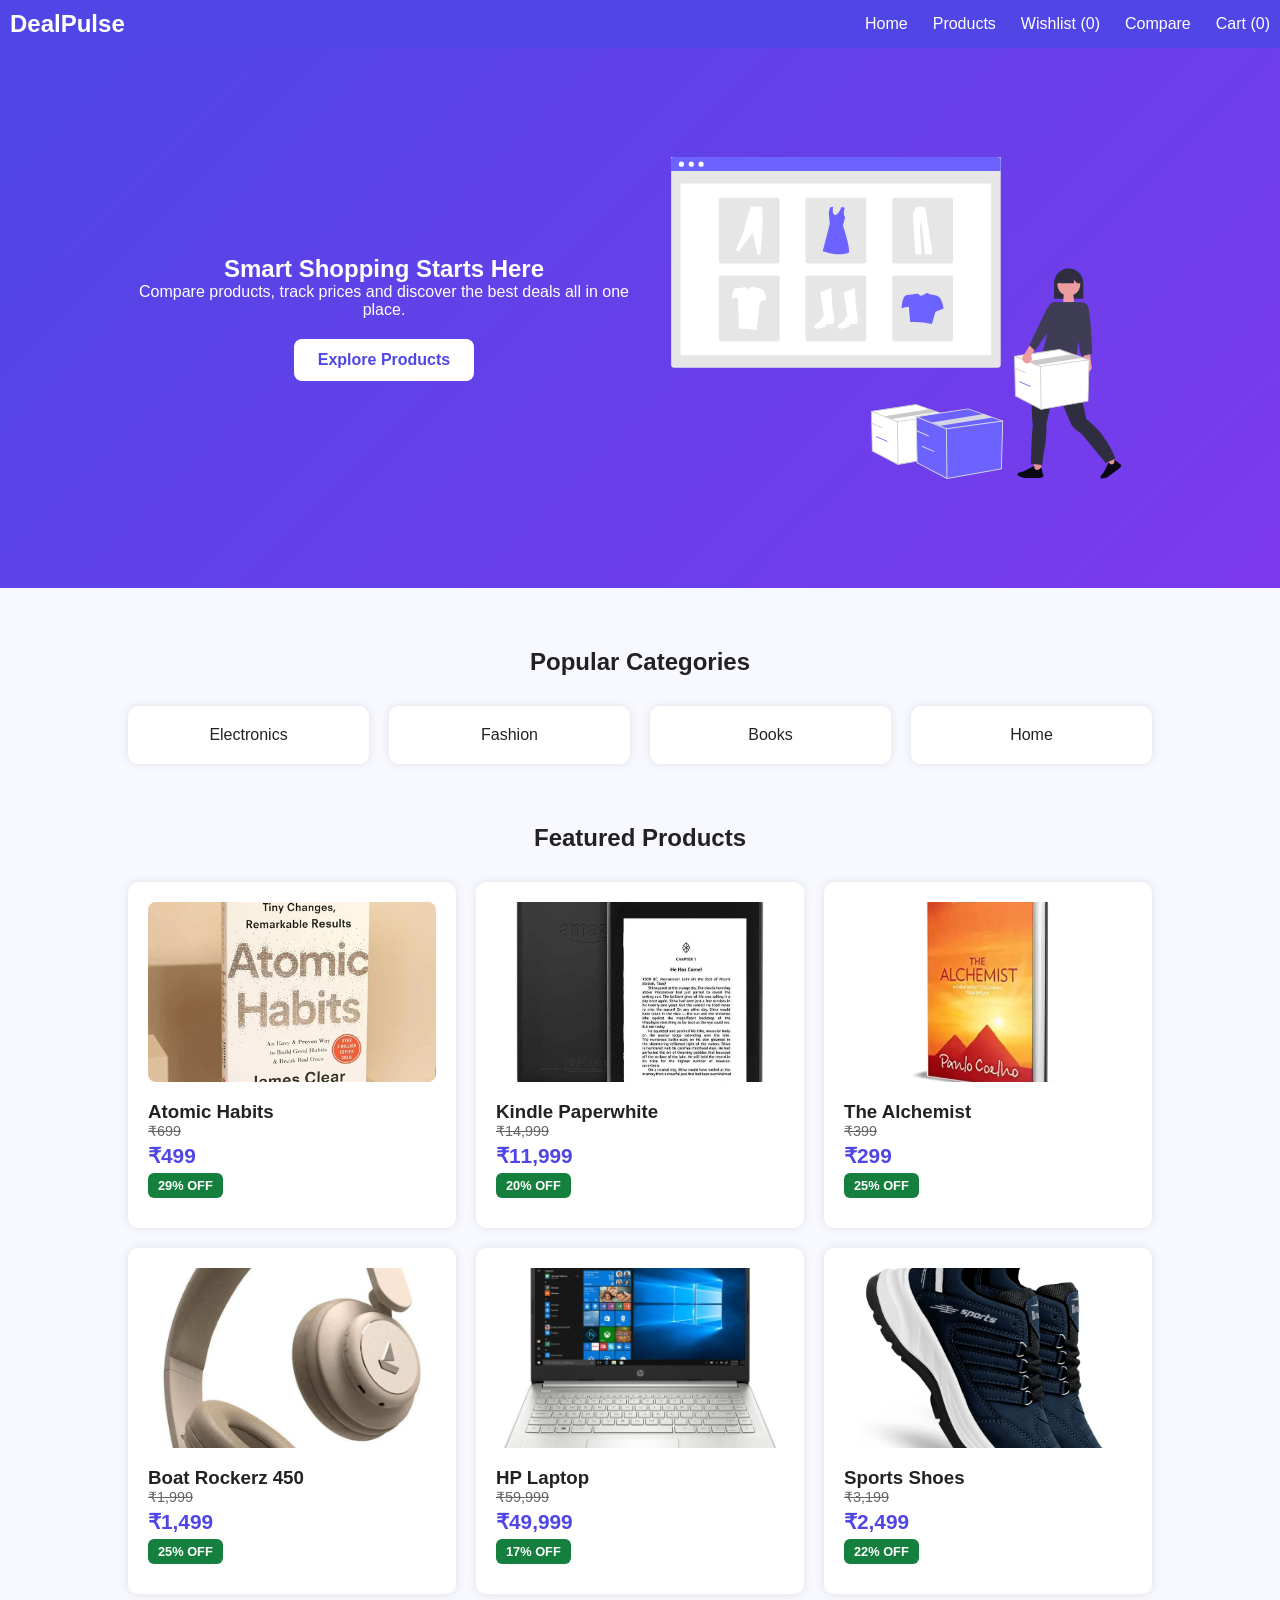
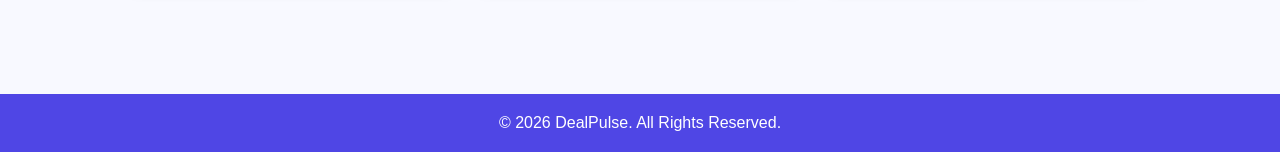
<file: dealpulse/index.html>
<!DOCTYPE html>
<html lang="en">
<head>
    <meta charset="UTF-8">
    <meta name="viewport" content="width=device-width, initial-scale=1.0">
    <meta
    name="description"
    content="DealPulse helps users compare products, track prices, manage wishlists and find the best deals online."
>
    <title>DealPulse | Smart Product Comparison Platform</title>
    <link rel="stylesheet" href="css/style.css">
</head>
<body>

    <!-- Navbar -->
    <header>
        <nav>
            <div class="logo">DealPulse</div>

            <ul>
                <li><a href="index.html">Home</a></li>
                <li><a href="products.html">Products</a></li>
                <li><a href="wishlist.html" id="wishlistLink">Wishlist</a></li>
                <li><a href="compare.html">Compare</a></li>
                <li><a href="cart.html" id="cartLink">Cart</a></li>
                
            </ul>
        </nav>
    </header>

    <!-- Hero Section -->
    <section class="hero">
        <div class="hero-content">
            <h1>Smart Shopping Starts Here</h1>
            <p>
                Compare products, track prices and discover
                the best deals all in one place.
            </p>

            <a href="products.html" class="btn">
                Explore Products
            </a>
        </div>
        <div class="hero-image">
            <img src="assets/images/shopping.svg" alt="Shopping Illustration">
        </div>
    </section>

    <!-- Categories-->
    <section class="categories">
        <h2>Popular Categories</h2>

        <div class="category-container">
            <div
    class="category-card" onclick="
localStorage.setItem(
'selectedCategories',
JSON.stringify(['Electronics'])
);
window.location.href='products.html';
"
>
    Electronics
</div>
            <div
    class="category-card" onclick="
localStorage.setItem(
'selectedCategories',
JSON.stringify(['Fashion'])
);
window.location.href='products.html';
"
>
    Fashion
</div>
            <div
    class="category-card" onclick="
localStorage.setItem(
'selectedCategories',
JSON.stringify(['Books'])
);
window.location.href='products.html';
"
>
    Books
</div>
            <div
    class="category-card" onclick="
localStorage.setItem(
'selectedCategories',
JSON.stringify(['Home'])
);
window.location.href='products.html';
">
    Home
</div>
        </div>
    </section>

    <!-- Featured Products -->
    <section class="featured-products">
        <h2>Featured Products</h2>

        <div class="product-container" id="featuredProducts">

           

        </div>
    </section>

    <!-- Footer -->
    <footer>
        <p>&copy; 2026 DealPulse. All Rights Reserved.</p>
    </footer>
    <script src="data/products.js"></script>
<script src="js/home.js"></script>
<script src="js/navbar.js"></script>
</body>
</html>
</file>
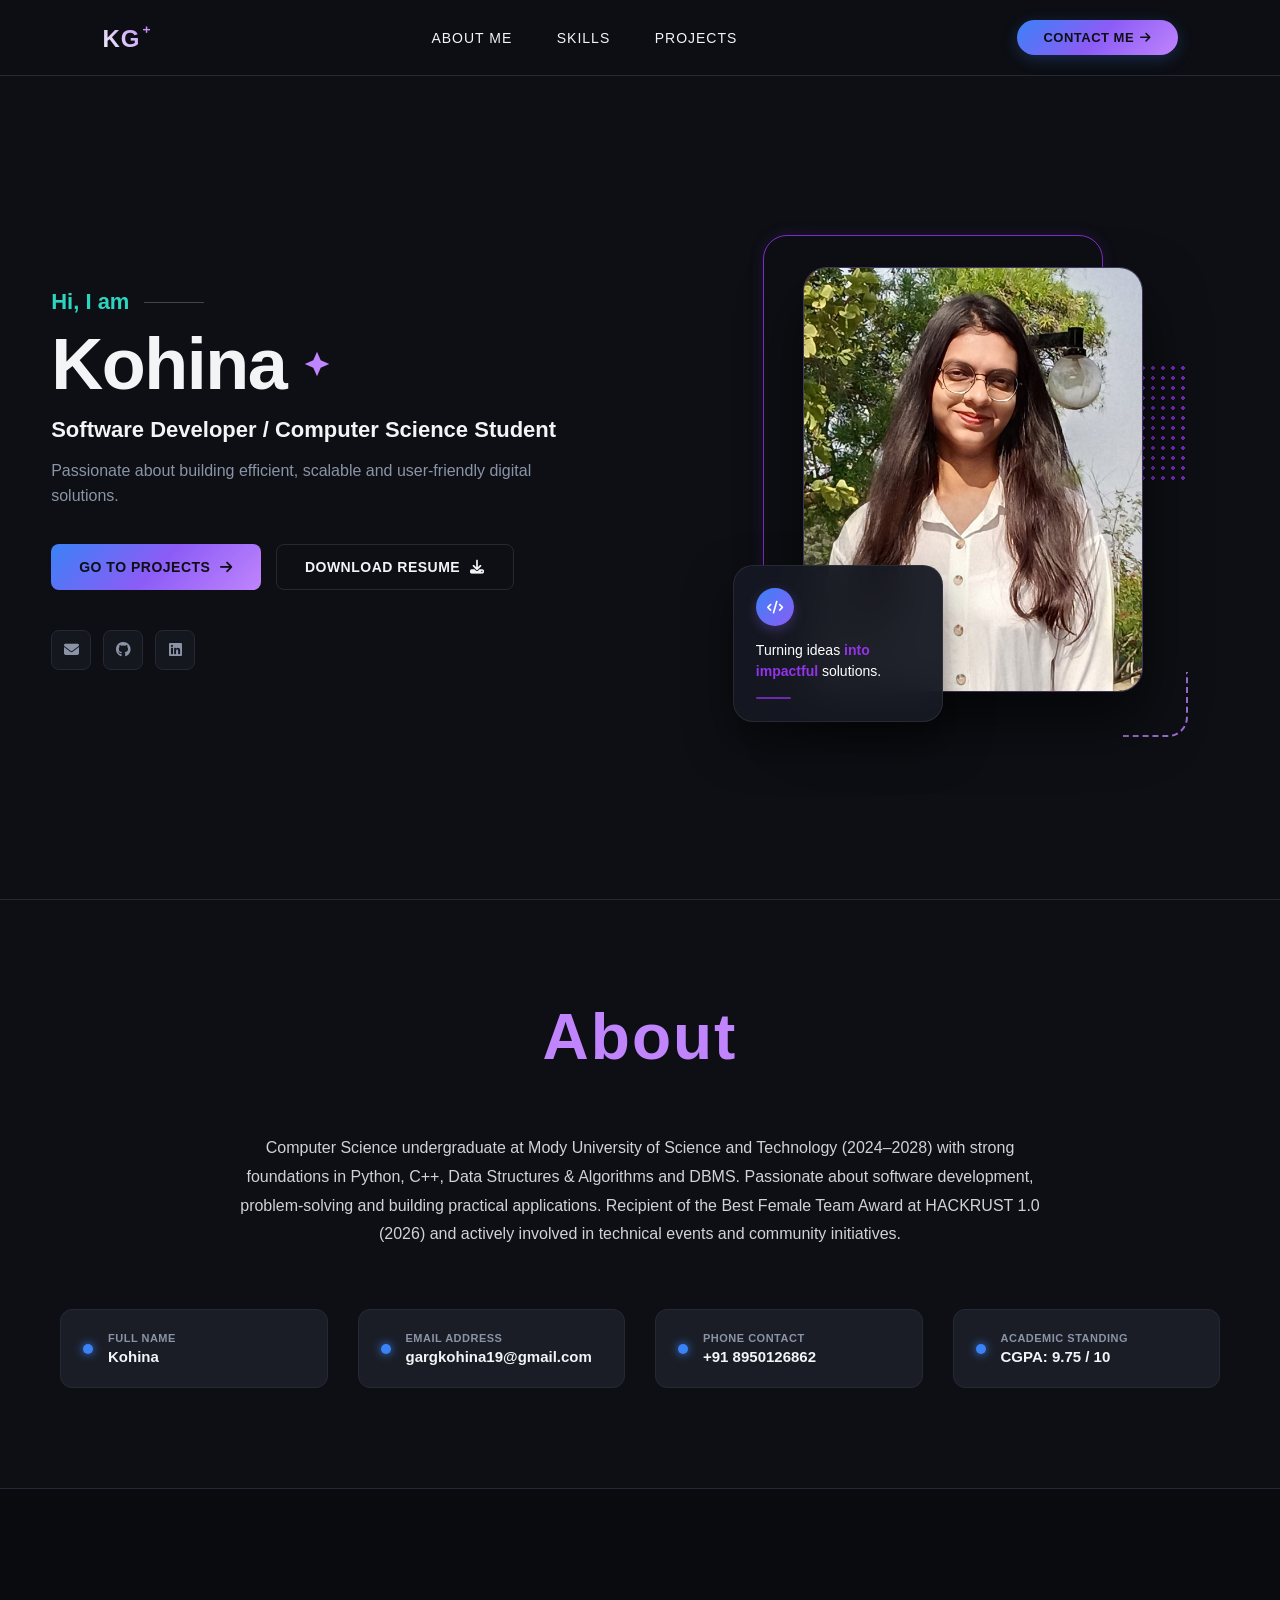
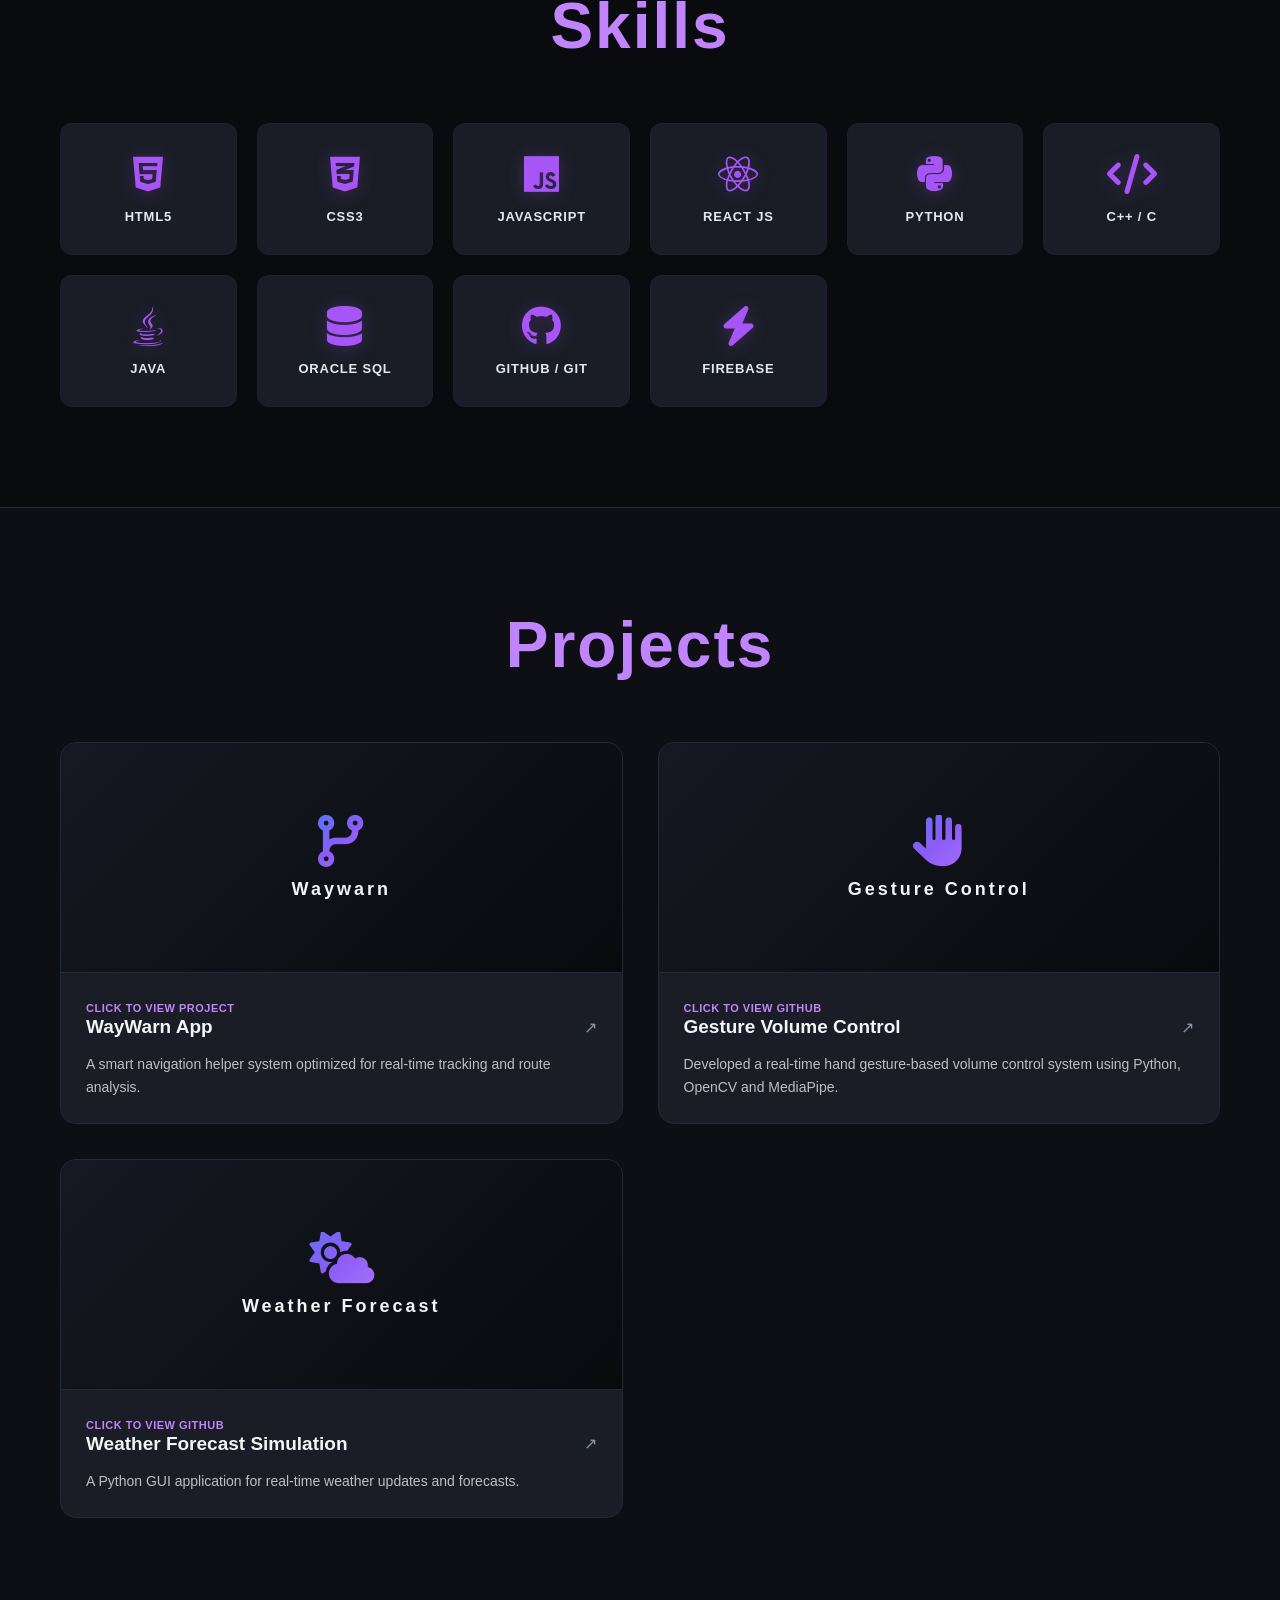
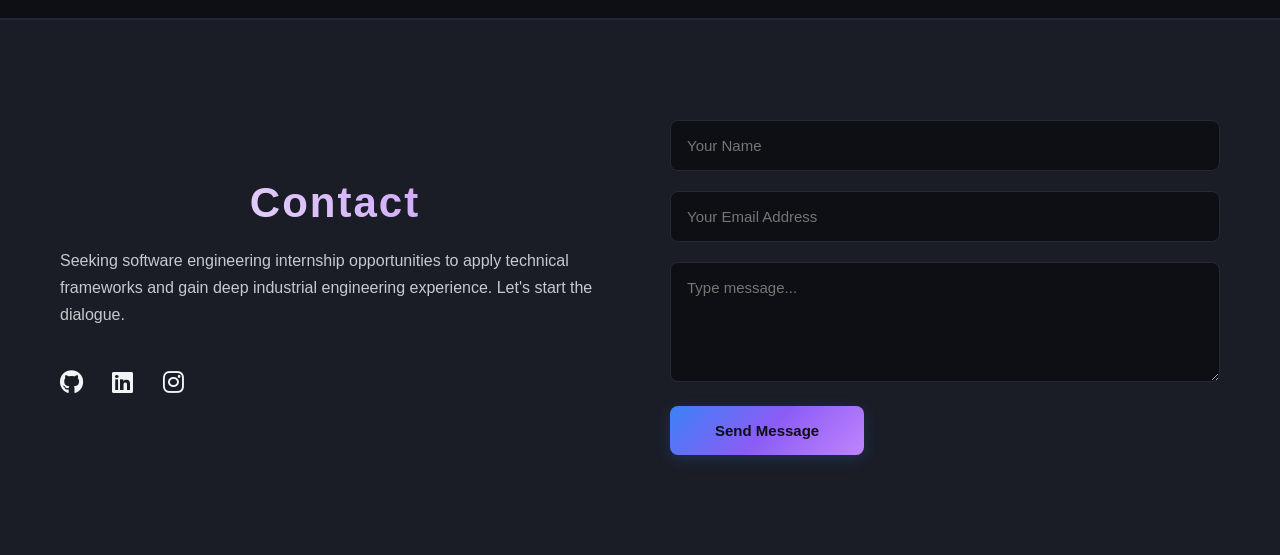
<file: personal-portfolio/index.html>
<!DOCTYPE html>
<html lang="en">
<head>
    <meta charset="UTF-8">
    <meta name="viewport" content="width=device-width, initial-scale=1.0">
    <title>Kohina | Personal Portfolio</title>
    <link rel="stylesheet" href="style.css">
    <link rel="stylesheet" href="https://cdnjs.cloudflare.com/ajax/libs/font-awesome/6.4.0/css/all.min.css">
</head>
<body id="top">

    <header class="navbar" >
        <a href="#top" class="logo">
    <span class="teal-text">K</span>G<span class="logo-star">⁺</span>
</a>
        <nav>
            <a href="#about" class="nav-link">About me</a>
            <a href="#skills" class="nav-link">Skills</a>
            <a href="#projects" class="nav-link">Projects</a>
        </nav>
        <a href="#contact" class="btn-contact-me">CONTACT ME <i class="fa-solid fa-arrow-right"></i></a>
    </header>

    <section id="hero" class="hero-section">
        <div class="hero-container">
            <div class="hero-left">
                <div class="hero-intro-box">
                    <div class="greeting-wrapper">
                        <p class="greeting">Hi, I am</p>
                        <span class="greeting-line"></span>
                    </div>
                    <h1 class="hero-name">
                        Kohina 
                        <svg class="sparkle-icon" viewBox="0 0 24 24" fill="none" xmlns="http://www.w3.org/2000/svg">
                            <path d="M12 2L14.8 8.4L21.2 11.2L14.8 14L12 20.4L9.2 14L2.8 11.2L9.2 8.4L12 2Z" fill="var(--accent-lavender)"/>
                        </svg>
                    </h1>
                    <p class="hero-title">Software Developer / Computer Science Student</p>
                    <p class="hero-description">Passionate about building efficient, scalable and user-friendly digital solutions.</p>
                    
                    <div class="hero-cta-group">
                        <a href="#projects" class="btn-primary">GO TO PROJECTS <i class="fa-solid fa-arrow-right"></i></a>
                        <a href="Kohina_Resume(overleaf).pdf" download="Kohina_Resume.pdf" class="btn-secondary">DOWNLOAD RESUME<i class="fa-solid fa-download"></i></a>
                    </div>

                    <div class="hero-socials-bottom">
                        <a href="mailto:gargkohina19@gmail.com" title="Email"><i class="fa-solid fa-envelope"></i></a>
                        <a href="https://github.com/Kohina19" target="_blank" title="GitHub"><i class="fa-brands fa-github"></i></a>
                        <a href="https://linkedin.com/in/kohina-435b71351" target="_blank" title="LinkedIn"><i class="fa-brands fa-linkedin"></i></a>
                    </div>
                </div>
            </div>

            <!-- Right Side: Frame Lines & Overlapping Floating Card -->
<div class="hero-right">
    <div class="hero-image-wrapper">
        <!-- Decorative Background Elements from image_9e93c5.jpg -->
        <div class="decor-frame-line"></div>
        <div class="decor-dots-pattern"></div>
        <div class="decor-dashed-corner"></div>

        <!-- Main Photo Frame -->
        <div class="image-frame-modern">
            <img src="Kohina.jpeg" alt="Kohina Portrait" class="hero-portrait">
        </div>
        
        <!-- Overlapping Floating Tech Card -->
        <div class="floating-tech-card">
            <div class="card-icon-circle">
                <i class="fa-solid fa-code"></i>
            </div>
            <div class="card-content">
                <p>Turning ideas <span class="purple-highlight">into impactful</span> solutions.</p>
            </div>
            <!-- The horizontal accent line inside the box -->
            <div class="card-accent-line"></div>
        </div>
    </div>
</div>
            </div>
        </div>
    </section>

    <section id="about" class="about-section">
        <div class="container">
            <h2 class="section-title text-center">About</h2>
            <p class="about-text">
                Computer Science undergraduate at Mody University of Science and Technology (2024–2028) with strong foundations in Python, C++, Data Structures & Algorithms and DBMS. Passionate about software development, problem-solving and building practical applications. Recipient of the Best Female Team Award at HACKRUST 1.0 (2026) and actively involved in technical events and community initiatives.
            </p>
            
            <div class="meta-anchors">
                <div class="anchor-item">
                    <span class="teal-dot"></span>
                    <div>
                        <h4>Full Name</h4>
                        <p>Kohina</p>
                    </div>
                </div>
                <div class="anchor-item">
                    <span class="teal-dot"></span>
                    <div>
                        <h4>Email Address</h4>
                        <p>gargkohina19@gmail.com</p>
                    </div>
                </div>
                <div class="anchor-item">
                    <span class="teal-dot"></span>
                    <div>
                        <h4>Phone Contact</h4>
                        <p>+91 8950126862</p>
                    </div>
                </div>
                <div class="anchor-item">
                    <span class="teal-dot"></span>
                    <div>
                        <h4>Academic Standing</h4>
                        <p>CGPA: 9.75 / 10</p>
                    </div>
                </div>
            </div>
        </div>
    </section>

    <section id="skills" class="skills-section">
        <div class="container">
            <h2 class="section-title text-center">Skills</h2>
            <div class="skills-grid">
                <div class="skill-card">
                    <i class="fa-brands fa-html5 skill-icon html-color"></i>
                    <p class="skill-name">HTML5</p>
                </div>
                <div class="skill-card">
                    <i class="fa-brands fa-css3-alt skill-icon css-color"></i>
                    <p class="skill-name">CSS3</p>
                </div>
                <div class="skill-card">
                    <i class="fa-brands fa-js skill-icon js-color"></i>
                    <p class="skill-name">JAVASCRIPT</p>
                </div>
                <div class="skill-card">
                    <i class="fa-brands fa-react skill-icon react-color"></i>
                    <p class="skill-name">REACT JS</p>
                </div>
                <div class="skill-card">
                    <i class="fa-brands fa-python skill-icon python-color"></i>
                    <p class="skill-name">PYTHON</p>
                </div>
                <div class="skill-card">
                    <i class="fa-solid fa-code skill-icon cpp-color"></i>
                    <p class="skill-name">C++ / C</p>
                </div>
                <div class="skill-card">
                    <i class="fa-brands fa-java skill-icon java-color"></i>
                    <p class="skill-name">JAVA</p>
                </div>
                <div class="skill-card">
                    <i class="fa-solid fa-database skill-icon db-color"></i>
                    <p class="skill-name">ORACLE SQL</p>
                </div>
                <div class="skill-card">
                    <i class="fa-brands fa-github skill-icon git-color"></i>
                    <p class="skill-name">GITHUB / GIT</p>
                </div>
                <div class="skill-card">
                    <i class="fa-solid fa-bolt skill-icon firebase-color"></i>
                    <p class="skill-name">FIREBASE</p>
                </div>
            </div>
        </div>
    </section>

    <section id="projects" class="projects-section">
        <div class="container">
            <h2 class="section-title text-center">Projects</h2>
            <div class="projects-grid">
                <a href="https://github.com/Hackrust1/WayWarn" target="_blank" rel="noopener noreferrer" style="text-decoration: none; color: inherit;">
                    <div class="project-card">
                        <div class="project-banner banner-waywarn">
                            <div class="overlay-graphic">
                                <i class="fas fa-code-branch"></i>
                                <span>Waywarn</span>
                            </div>
                        </div>
                        <div class="project-details">
                            <span class="click-notice">Click to View Project</span>
                            <div class="project-title-row">
                                <h3>WayWarn App</h3>
                                <span class="arrow-icon">↗</span>
                            </div>
                            <p class="project-desc">
                                A smart navigation helper system optimized for real-time tracking and route analysis.
                            </p>
                        </div>
                    </div>
                </a>

                <a href="https://github.com/Kohina19/Gesture_Volume_Control" target="_blank" rel="noopener noreferrer" style="text-decoration: none; color: inherit;">
                    <div class="project-card">
                        <div class="project-banner banner-vision">
                            <div class="overlay-graphic">
                                <i class="fas fa-hand-paper"></i>
                                <span>Gesture Control</span>
                            </div>
                        </div>
                        <div class="project-details">
                            <span class="click-notice">Click to View GitHub</span>
                            <div class="project-title-row">
                                <h3>Gesture Volume Control</h3>
                                <span class="arrow-icon">↗</span>
                            </div>
                            <p class="project-desc">
                                Developed a real-time hand gesture-based volume control system using Python, OpenCV and MediaPipe.
                            </p>
                        </div>
                    </div>
                </a>

                <a href="https://github.com/Kohina19/Weather-Forecast-Simulation" target="_blank" rel="noopener noreferrer" style="text-decoration: none; color: inherit;">
                    <div class="project-card">
                        <div class="project-banner">
                            <div class="overlay-graphic">
                                <i class="fas fa-cloud-sun"></i>
                                <span>Weather Forecast</span>
                            </div>
                        </div>
                        <div class="project-details">
                            <span class="click-notice">Click to View GitHub</span>
                            <div class="project-title-row">
                                <h3>Weather Forecast Simulation</h3>
                                <span class="arrow-icon">↗</span>
                            </div>
                            <p class="project-desc">A Python GUI application for real-time weather updates and forecasts.</p>
                        </div>
                    </div>
                </a>
            </div>
        </div>
    </section>

    <section id="contact" class="contact-section">
        <div class="container contact-split">
            <div class="contact-left">
                <h2 class="section-title">Contact</h2>
                <p class="contact-subtext">
                    Seeking software engineering internship opportunities to apply technical frameworks and gain deep industrial engineering experience. Let's start the dialogue.
                </p>
                <div class="contact-footer-socials">
                    <a href="https://github.com/Kohina19" target="_blank"><i class="fa-brands fa-github"></i></a>
                    <a href="https://linkedin.com/in/kohina-435b71351" target="_blank"><i class="fa-brands fa-linkedin"></i></a>
                    <a href="https://www.instagram.com/kohina.123?igsh=MWZ5NTduam9pN3ViNg=="><i class="fa-brands fa-instagram"></i></a>
                </div>
            </div>
            
            <div class="contact-right">
                <form action="https://formspree.io/f/xrewozwn" method="POST" class="contact-form">
                    <input type="hidden" name="access_key" value="09be66df-db33-4679-b3a5-cfb2a60bf641">
                    <div class="form-group">
                        <input type="text" name="name" placeholder="Your Name" required>
                    </div>
                    <div class="form-group">
                        <input type="email" name="email" placeholder="Your Email Address" required>
                    </div>
                    <div class="form-group">
                        <textarea name="message" placeholder="Type message..." required style="width: 100%; padding: 16px; background-color: var(--bg-dark-black); border: 1px solid var(--border-color); border-radius: 8px; font-size: 15px; color: var(--text-white); outline: none; min-height: 120px; resize: vertical; font-family: inherit;"></textarea>
                    </div>
                    <button type="submit" class="btn-submit">Send Message</button>
                </form>
            </div>
        </div>
    </section>

    <script src="script.js"></script>
</body>
</html>
</file>
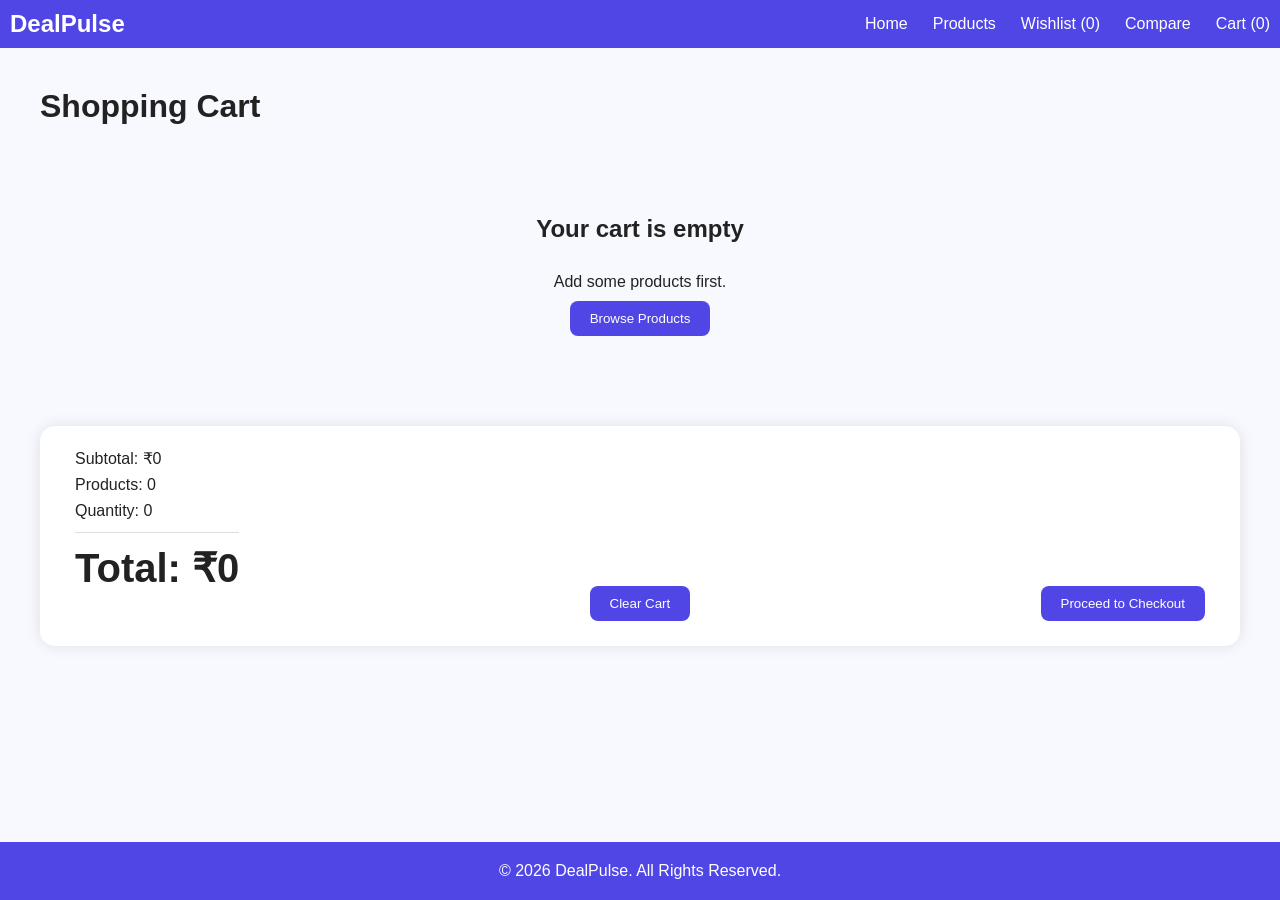
<file: dealpulse/cart.html>
<!DOCTYPE html>
<html lang="en">
<head>
    <meta charset="UTF-8">
    <meta name="viewport" content="width=device-width, initial-scale=1.0">
    <meta
    name="description"
    content="Review your selected products and proceed to checkout securely."
>
    <title>Shopping Cart | DealPulse</title>
    
    <link rel="stylesheet" href="css/style.css">
    <link rel="stylesheet" href="css/cart.css">
</head>
<body>

    <!-- Navbar -->
    <header>
        <nav>
            <div class="logo">DealPulse</div>

            <ul>
                <li><a href="index.html">Home</a></li>
                <li><a href="products.html">Products</a></li>
                <li><a href="wishlist.html" id="wishlistLink">Wishlist</a></li>
                <li><a href="compare.html">Compare</a></li>
                <li><a href="cart.html" id="cartLink">Cart</a></li>
                
            </ul>
        </nav>
    </header>

    <!-- Cart Section -->
    <main class="cart-page">

        <h1>Shopping Cart</h1>

        <div id="cartItems" class="cart-items"></div>

        <div class="cart-summary" id="cartSummary">

    <div id="cartTotal">
    <p>Subtotal: ₹0</p>
    <p>Products: 0</p>
    <p>Quantity: 0</p>
    <hr>
    <h2>Total: ₹0</h2>
</div>
    <button id="clearCartBtn">
    Clear Cart
</button>
<a
    href="checkout.html"
    id="checkoutLink"
>
    <button
        class="checkout-btn"
        id="checkoutBtn"
    >
        Proceed to Checkout
    </button>
</a>
</div>

    </main>
    <footer>
    <p>© 2026 DealPulse. All Rights Reserved.</p>
</footer>
    <script src="js/navbar.js"></script>
    <script src="js/cart.js"></script>

</body>
</html>
</file>
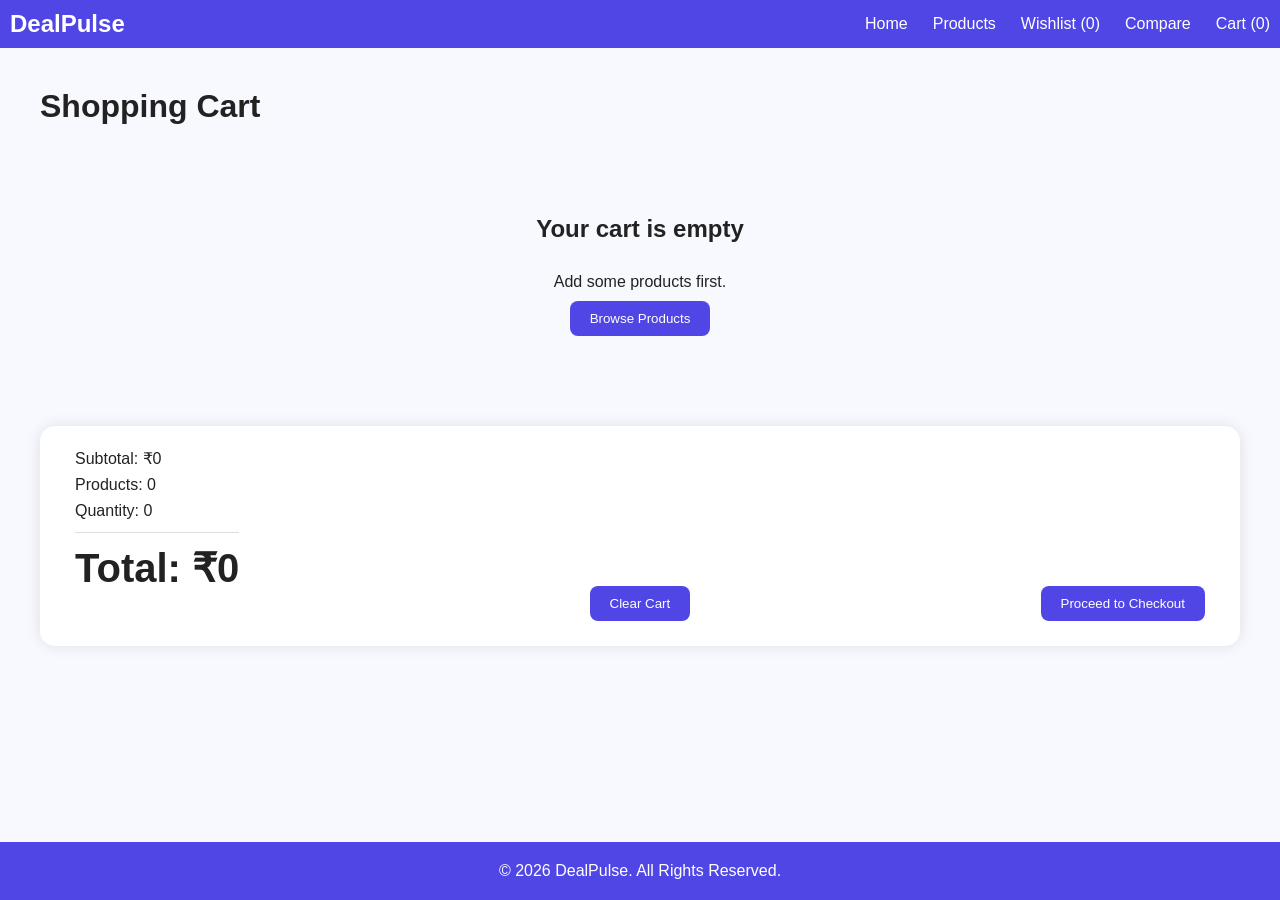
<file: dealpulse/checkout.html>
<!DOCTYPE html>
<html lang="en">
<head>
    <meta charset="UTF-8">
    <meta name="viewport" content="width=device-width, initial-scale=1.0">
    <meta
    name="description"
    content="Complete your order by providing shipping details and reviewing your purchase."
>
    <title>Checkout | DealPulse</title>
    <meta
    name="description"
    content="Secure checkout page for completing your order on DealPulse."
>
    <link rel="stylesheet" href="css/style.css">
    <link rel="stylesheet" href="css/checkout.css">
</head>
<body>

    <!-- Navbar -->
    <header>
        <nav>
            <div class="logo">DealPulse</div>

            <ul>
                <li><a href="index.html">Home</a></li>
                <li><a href="products.html">Products</a></li>
                <li><a href="wishlist.html" id="wishlistLink">Wishlist</a></li>
                <li><a href="compare.html">Compare</a></li>
                <li><a href="cart.html" id="cartLink">Cart</a></li>
                
            </ul>
        </nav>
    </header>

    <!-- Checkout Section -->
    <main class="checkout-page">

        <h1>Checkout</h1>

        <div class="checkout-container">

            <!-- Customer Details -->
            <div class="checkout-form">

                <h2>Customer Information</h2>

                <form id="checkoutForm">

                    <div class="form-group">
                        <label>Full Name</label>
                        <input
                            type="text"
                            placeholder="Enter your name"
                            required
                        >
                    </div>

                    <div class="form-group">
                        <label>Email</label>
                        <input
                            type="email"
                            placeholder="Enter your email"
                            required
                        >
                    </div>

                    <div class="form-group">
                        <label>Phone Number</label>
                        <input
                            type="tel"
                            placeholder="Phone Number"
    pattern="[0-9]{10}"
    maxlength="10"
                            required
                        >
                    </div>

                    <div class="form-group">
    <label>House / Flat No.</label>
    <input
        type="text"
        placeholder="House No., Apartment"
        required
    >
</div>

<div class="form-group">
    <label>Street / Area</label>
    <input
        type="text"
        placeholder="Street, Area, Landmark"
        required
    >
</div>

                    <div class="form-row">

                        <div class="form-group">
                            <label>City</label>
                            <input
                                type="text"
                                placeholder="City"
                                required
                            >
                        </div>

                        <div class="form-group">
                            <label>State</label>
                            <input
                                type="text"
                                placeholder="State"
                                required
                            >
                        </div>

                    </div>

                    <div class="form-group">
                        <label>Pincode</label>
                        <input
                            type="text"
                            placeholder="Pincode"
                            pattern="[0-9]{6}"
    maxlength="6"
                            required
                        >
                    </div>
                    <h3>Payment Method</h3>

<div class="payment-methods">

    <label>
        <input
            type="radio"
            name="payment"
            value="cod"
            checked
        >
        Cash on Delivery
    </label>

    <label>
        <input
            type="radio"
            name="payment"
            value="upi"
        >
        UPI
    </label>

    <label>
        <input
            type="radio"
            name="payment"
            value="card"
        >
        Credit / Debit Card
    </label>

</div>
                    <button
                        type="submit"
                        class="place-order-btn"
                    >
                        Place Order
                    </button>

                </form>

            </div>

            <!-- Order Summary -->
            <div class="order-summary">

                <h2>Order Summary</h2>

                <div id="orderItems">
                    <!-- JS will load products here -->
                </div>

                <hr>

                <p id="subtotal">
    Subtotal: ₹0
</p>

<p>
    Delivery: ₹49
</p>

<h3 id="orderTotal">
    Total: ₹0
</h3>

            </div>

        </div>

    </main>
    <script src="js/navbar.js"></script>
    <script src="js/checkout.js"></script>

</body>
</html>
</file>
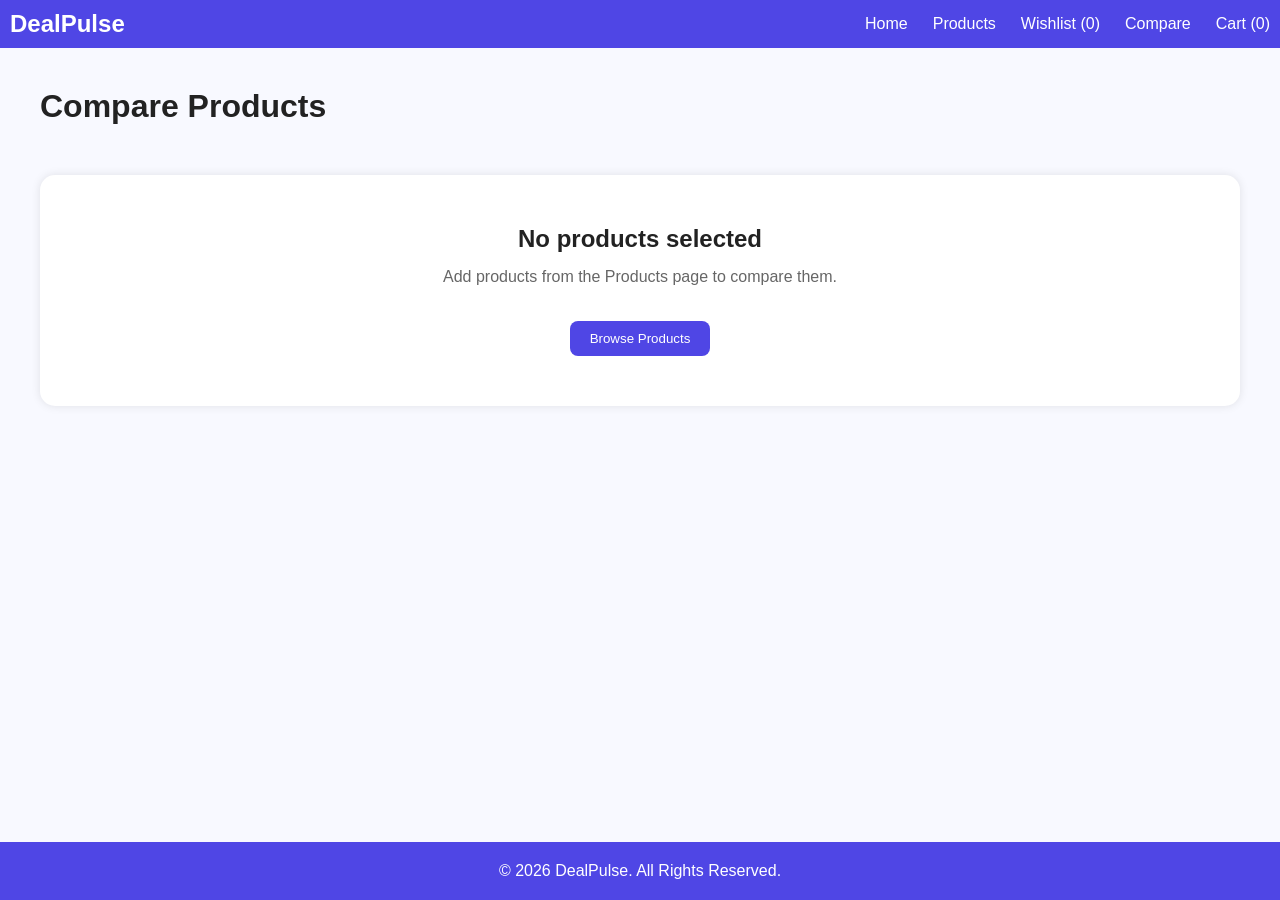
<file: dealpulse/compare.html>
<!DOCTYPE html>
<html lang="en">
<head>
    <meta charset="UTF-8">
    <meta name="viewport" content="width=device-width, initial-scale=1.0">
    
    <title>Compare Products | DealPulse</title>
    <meta
    name="description"
    content="Compare product prices, ratings and features side by side."
>
    <link rel="stylesheet" href="css/style.css">
    <link rel="stylesheet" href="css/compare.css">
</head>
<body>

    <!-- Navbar -->
    <header>
        <nav>
            <div class="logo">DealPulse</div>

            <ul>
                <li><a href="index.html">Home</a></li>
                <li><a href="products.html">Products</a></li>
                <li><a href="wishlist.html" id="wishlistLink">Wishlist</a></li>
                <li><a href="compare.html">Compare</a></li>
                <li><a href="cart.html" id="cartLink">Cart</a></li>
                
            </ul>
        </nav>
    </header>

    <!-- Compare Section -->
    <main class="compare-page">

        <h1>Compare Products</h1>
        <div class="compare-actions" id="compareActions"></div>

<div id="compareContainer" class="compare-container"></div>

    </main>
    <footer>
    <p>© 2026 DealPulse. All Rights Reserved.</p>
</footer>
    <script src="js/navbar.js"></script>
    <script src="js/compare.js"></script>

</body>
</html>
</file>
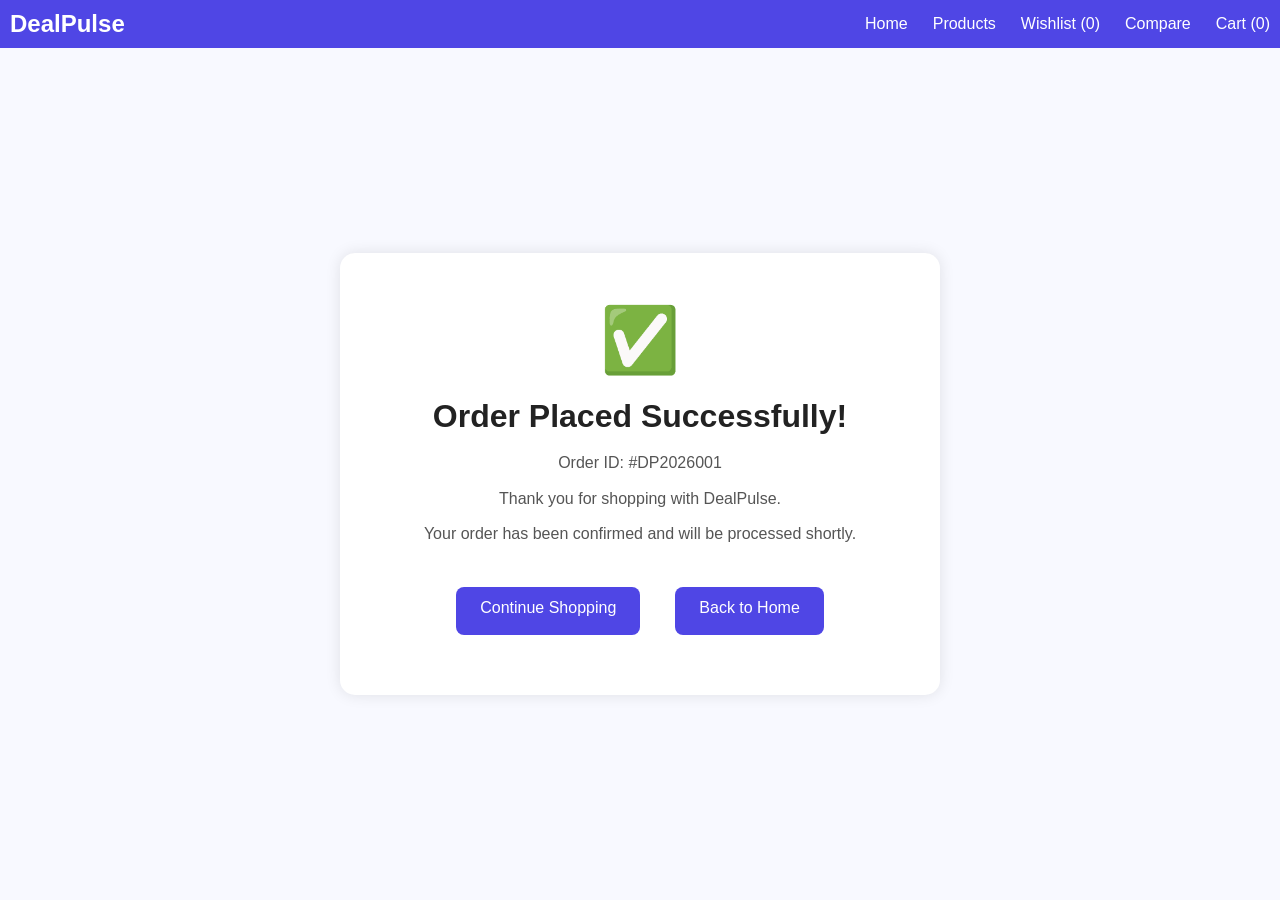
<file: dealpulse/order-success.html>
<!DOCTYPE html>
<html lang="en">
<head>
    <meta charset="UTF-8">
    <meta name="viewport" content="width=device-width, initial-scale=1.0">
    <meta
    name="description"
    content="Your order has been placed successfully. Thank you for shopping with DealPulse."
>
    <title>DealPulse - Order Successful</title>

    <link rel="stylesheet" href="css/style.css">
    <link rel="stylesheet" href="css/order-success.css">
</head>
<body>

    <header>
        <nav>
            <div class="logo">DealPulse</div>

            <ul>
                <li><a href="index.html">Home</a></li>
                <li><a href="products.html">Products</a></li>
                <li><a href="wishlist.html" id="wishlistLink">Wishlist</a></li>
                <li><a href="compare.html">Compare</a></li>
                <li><a href="cart.html" id="cartLink">Cart</a></li>
            </ul>
        </nav>
    </header>

    <main class="success-page">

        <div class="success-card">

            <div class="success-icon">
                ✅
            </div>

            <h1>Order Placed Successfully!</h1>
            <p class="order-id">
    Order ID: #DP2026001
</p>
            <p>
                Thank you for shopping with DealPulse.
            </p>

            <p>
                Your order has been confirmed and will be processed shortly.
            </p>

            <div class="success-actions">

                <a href="products.html" class="continue-btn">
    Continue Shopping
</a>

<a href="index.html" class="home-btn">
    Back to Home
</a>
            </div>

        </div>

    </main>
    <script src="js/navbar.js"></script>
</body>
</html>
</file>
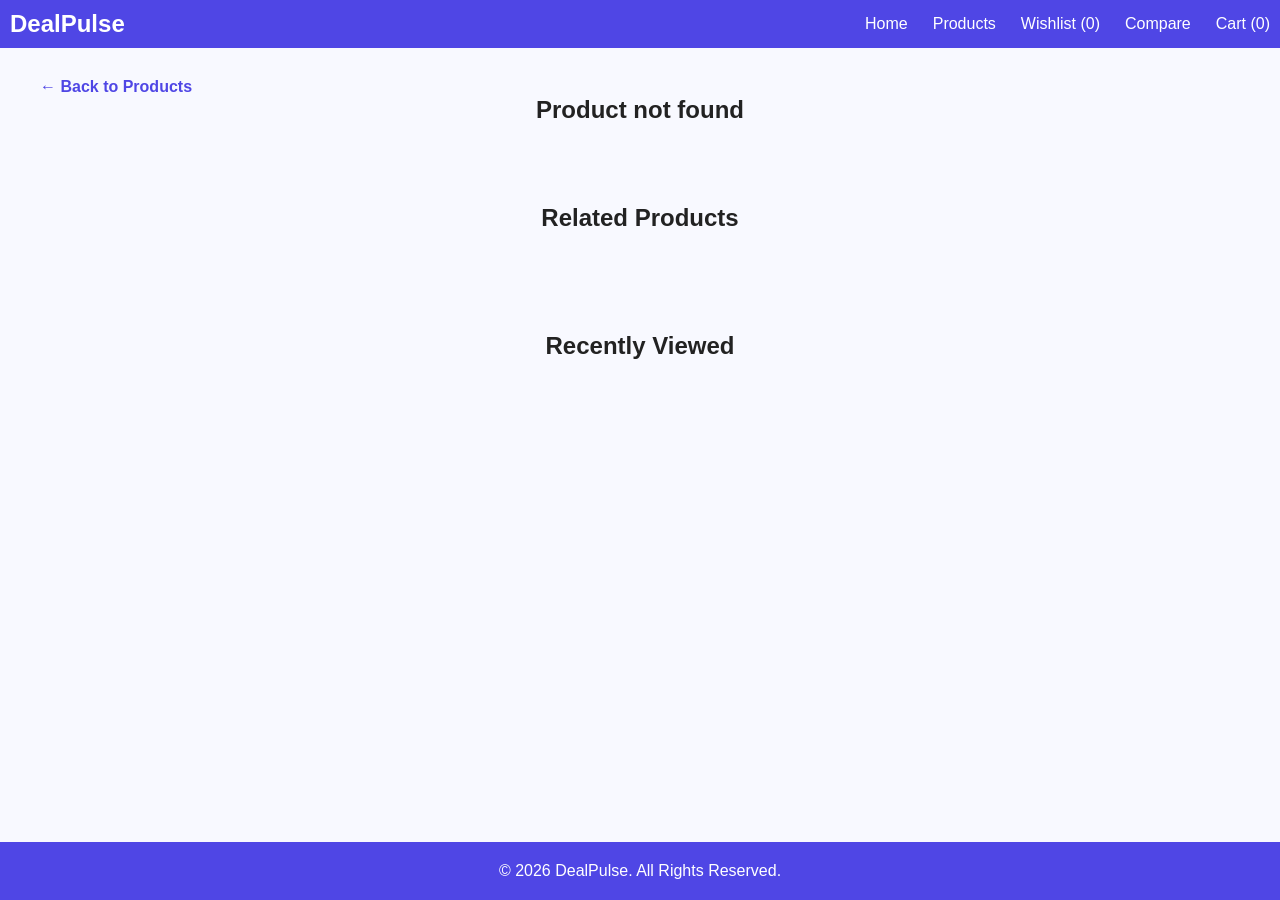
<file: dealpulse/product.html>
<!DOCTYPE html>
<html lang="en">
<head>
    <meta charset="UTF-8">
    <meta name="viewport" content="width=device-width, initial-scale=1.0">
    <meta
    name="description"
    content="View detailed product information, ratings, discounts, and related products on DealPulse."
>
    <title>Product Details</title>

    <link rel="stylesheet" href="css/style.css">
    <link rel="stylesheet" href="css/product.css">
</head>
<body>

<header>
    <nav>
        <div class="logo">DealPulse</div>

        <ul>
            <li><a href="index.html">Home</a></li>
            <li><a href="products.html">Products</a></li>
            <li><a href="wishlist.html" id="wishlistLink">Wishlist</a></li>
            <li><a href="compare.html">Compare</a></li>
            <li><a href="cart.html" id="cartLink">Cart</a></li>
            
        </ul>
    </nav>
</header>

<main>
    <a href="products.html" class="back-btn" id="backBtn">
        ← Back to Products
    </a>
    <div id="productDetails"></div>
    <section class="related-products">

    <h2>Related Products</h2>

    <div id="relatedProducts" class="product-grid"></div>

</section>
<section class="recently-viewed">

    <h2>Recently Viewed</h2>

    <div id="recentlyViewed" class="recently-viewed-grid"></div>

</section>
<div id="toast" class="toast"></div>
</main>
<footer>
    <p>© 2026 DealPulse. All Rights Reserved.</p>
</footer>
<script src="data/products.js"></script>
<script src="js/navbar.js"></script>
<script src="js/product.js"></script>

</body>
</html>
</file>
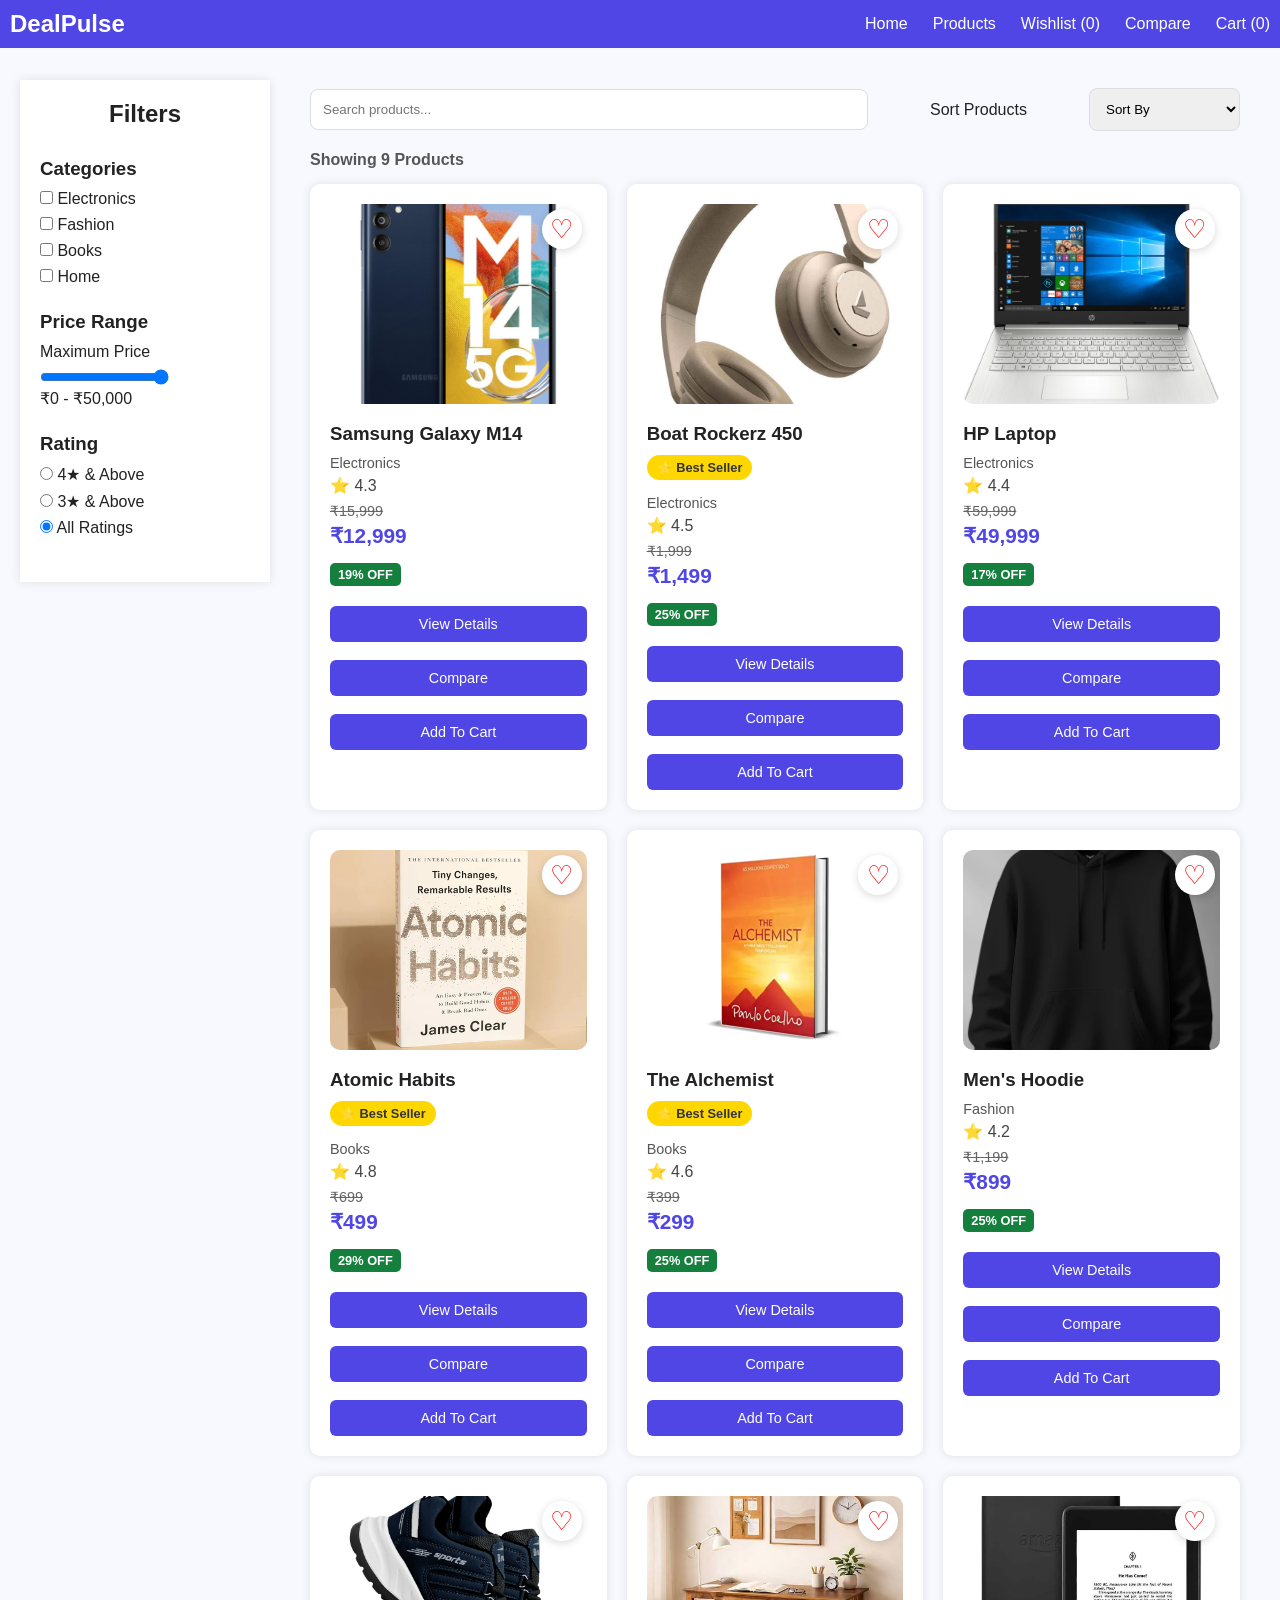
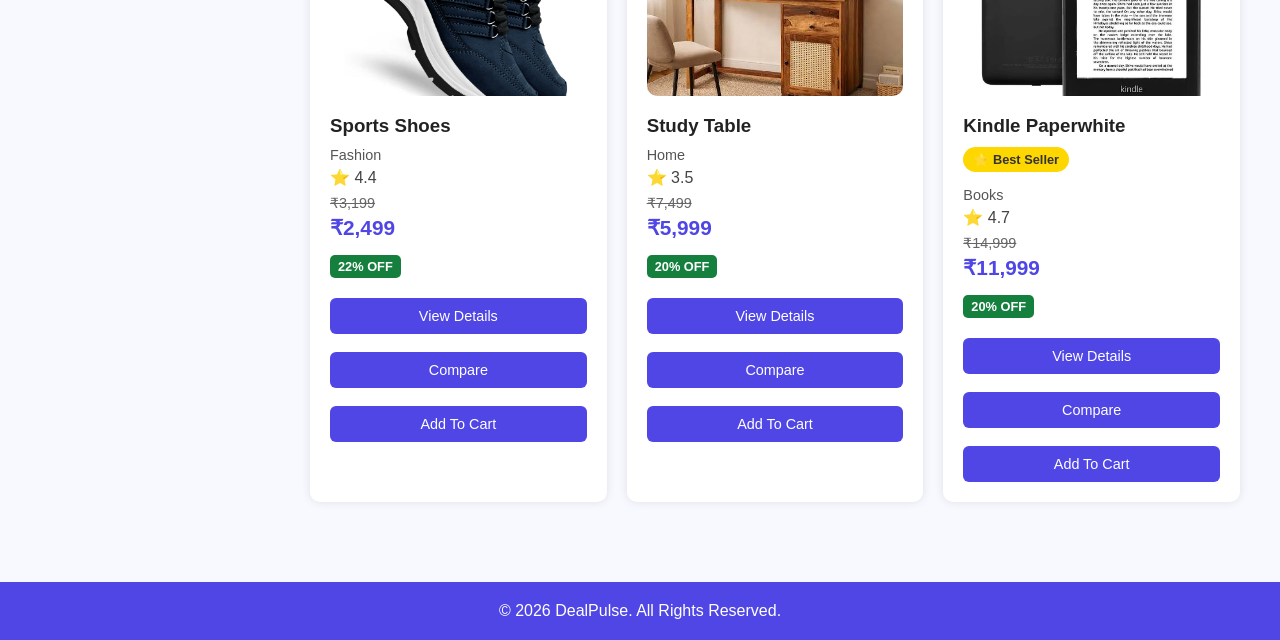
<file: dealpulse/products.html>
<!DOCTYPE html>
<html lang="en">
<head>
    <meta charset="UTF-8">
    <meta name="viewport" content="width=device-width, initial-scale=1.0">
    <title>Products | DealPulse</title>
    <meta
    name="description"
    content="Browse and compare products across multiple categories with smart filters and sorting."
>
    <link rel="stylesheet" href="css/style.css">
    <link rel="stylesheet" href="css/products.css">
</head>
<body>

    <!-- Navbar -->
    <header>
        <nav>
            <div class="logo">DealPulse</div>

            <ul>
                <li><a href="index.html">Home</a></li>
                <li><a href="products.html">Products</a></li>
                <li><a href="wishlist.html" id="wishlistLink">Wishlist</a></li>
                <li><a href="compare.html">Compare</a></li>
                <li><a href="cart.html" id="cartLink">Cart</a></li>
                
            </ul>
        </nav>
    </header>

    <!-- Products Page -->
    <main class="products-page">

        <!-- Filters Sidebar -->
        <aside class="filters">

            <h2>Filters</h2>

            <!-- Categories -->
            <div class="filter-group">
                <h3>Categories</h3>

                <label>
                    <input type="checkbox" value="Electronics" class="category-filter">
                    Electronics
                </label>

                <label>
                    <input type="checkbox" value="Fashion" class="category-filter">
                    Fashion
                </label>

                <label>
                    <input type="checkbox" value="Books" class="category-filter">
                    Books
                </label>

                <label>
                    <input type="checkbox" value="Home" class="category-filter">
                    Home
                </label>
            </div>

            <!-- Price -->
            <div class="filter-group">
                <h3>Price Range</h3>

                <label for="priceRange">
    Maximum Price
</label>

<input
    type="range"
    min="0"
    max="50000"
    value="50000"
    id="priceRange"
>

                <p id="priceValue">₹0 - ₹50,000</p>
            </div>

            <!-- Rating -->
            <div class="filter-group">
                <h3>Rating</h3>

                <label>
                    <input type="radio" name="rating" value="4"
    class="rating-filter">
                    4★ & Above
                </label>

                <label>
                    <input type="radio" name="rating" value="3"
    class="rating-filter">
                    3★ & Above
                </label>
                <label><input
    type="radio"
    name="rating"
    value="0"
    class="rating-filter"
    checked
>
All Ratings</label>
            </div>

        </aside>

        <!-- Products Section -->
        <section class="products-section">

            <!-- Search + Sort -->
            <div class="top-bar">

                <input
                    type="text"
                    placeholder="Search products..."
                    class="search-box"
                    id="searchInput"
                >
                <label for="sortDropdown">
    Sort Products
</label>
                <select class="sort-dropdown" id="sortDropdown">
    <option value="">Sort By</option>
    <option value="low-high">Price Low to High</option>
    <option value="high-low">Price High to Low</option>
    <option value="rating">Highest Rated</option>
</select>

            </div>
            <p id="productCount"></p>

            <!-- Product Grid -->
            <div class="product-grid" id="productGrid"></div>

        </section>

    </main>
    <div id="toast"></div>
    <footer>
    <p>© 2026 DealPulse. All Rights Reserved.</p>
</footer>
    <script src="data/products.js"></script>
    <script src="js/navbar.js"></script>
    <script src="js/products.js"></script>


</body>
</html>
</file>
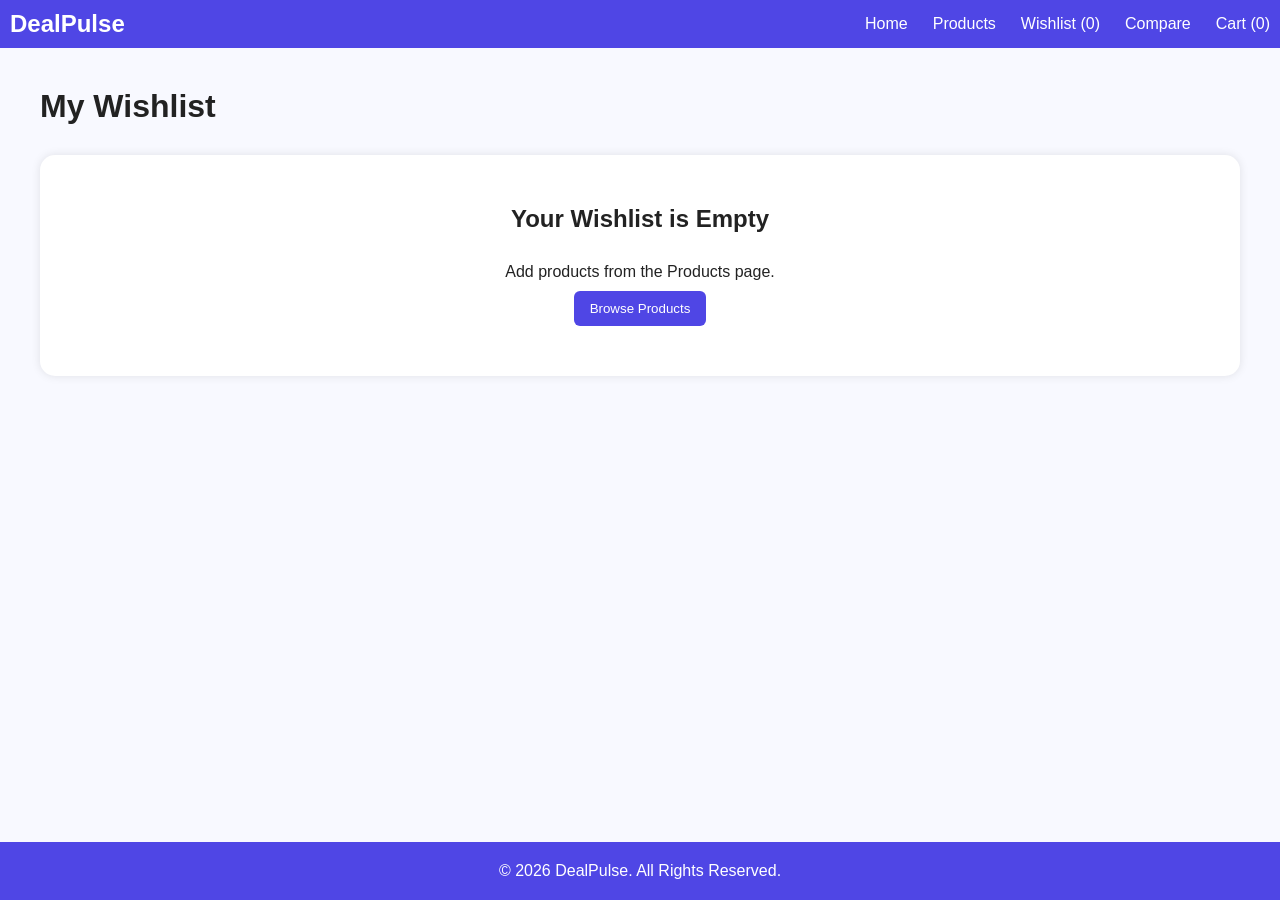
<file: dealpulse/wishlist.html>
<!DOCTYPE html>
<html lang="en">
<head>
    <meta charset="UTF-8">
    <meta name="viewport" content="width=device-width, initial-scale=1.0">
    <meta
    name="description"
    content="Manage your saved products and keep track of items you want to purchase later."
>
    <title>Wishlist | DealPulse</title>
    <meta
    name="description"
    content="Save your favorite products and access them anytime."
>

    <link rel="stylesheet" href="css/style.css">
    <link rel="stylesheet" href="css/wishlist.css">
</head>
<body>

<header>
    <nav>
        <div class="logo">DealPulse</div>

        <ul>
            <li><a href="index.html">Home</a></li>
            <li><a href="products.html">Products</a></li>
            <li><a href="wishlist.html" id="wishlistLink">Wishlist</a></li>
            <li><a href="compare.html">Compare</a></li>
            <li><a href="cart.html" id="cartLink">Cart</a></li>
        </ul>
    </nav>
</header>

<main class="wishlist-page">

    <h1>My Wishlist</h1>

    <div id="wishlistContainer"></div>

</main>

<div id="toast"></div>
<footer>
    <p>© 2026 DealPulse. All Rights Reserved.</p>
</footer>
<script src="data/products.js"></script>
<script src="js/navbar.js"></script>
<script src="js/wishlist.js"></script>

</body>
</html>
</file>
<file: dealpulse/css/style.css>
*{
    margin:0;
    padding:0;
    box-sizing:border-box;
}

:root{
    --primary:#4F46E5;
--secondary:#7C3AED;
    --light:#F8F9FF;
    --dark:#222;
    --white:#fff;
}
html{
    scroll-behavior:smooth;
}
body{
    font-family:Arial, Helvetica, sans-serif;
    background:var(--light);
    color:var(--dark);
}
header{
    position:sticky;
    top:0;
    z-index:1000;
}
.logo{
    color:var(--white);
    font-size:1.5rem;
    font-weight:bold;
}
nav{
    display:flex;
    justify-content:space-between;
    align-items:center;
    padding:10px;
    list-style:none;
    background-color:var(--primary);
}
nav a{
    text-decoration:none;
    color:var(--white);
    font-weight:500;
}
nav a:hover{
    opacity:0.8;
}
ul{
    display:flex;
    list-style:none;
    gap:25px;
}

.hero{
    min-height:60vh;
    display:flex;
    justify-content:center;
    align-items:center;
    text-align:center;
    background:linear-gradient(135deg,var(--primary),var(--secondary));
    color:var(--white);
    padding:0 10%;
}
.hero-content{
    flex:1;
}

.hero-image{
    flex:1;
    display:flex;
    justify-content:center;
}

.hero-image img{
    max-width:450px;
    width:100%;
}
h2{
    margin-bottom:30px;
    text-align:center;
}
.btn{
    display:inline-block;
    margin-top:20px;
    padding:12px 24px;
    background:var(--white);
    color:var(--primary);
    text-decoration:none;
    border-radius:8px;
    font-weight:bold;
}
.category-container{
    display:grid;
    grid-template-columns:repeat(auto-fit,minmax(180px,1fr));
    gap:20px;
}
.category-card{
    background:var(--white);
    padding:20px;
    text-align:center;
    border-radius:10px;
    box-shadow:0 0 10px rgba(0,0,0,0.1);
    cursor:pointer;
    transition:0.3s;

}
.category-card:hover{
    transform:translateY(-5px);
    box-shadow:0 10px 20px rgba(0,0,0,0.1);
}
.categories{
    padding:60px 10% 30px;
}
.featured-products{
    padding:30px 10% 60px;
}

.product-container{
    display:grid;
    grid-template-columns:repeat(auto-fit,minmax(250px,1fr));
    gap:20px;
}
.product-card{
    background-color:var(--white);
    padding:20px;
    border-radius:10px;
    box-shadow:0 0 10px rgba(0,0,0,0.1);
    transition:0.3s;
    cursor:pointer;
}
.product-card:hover{
    transform:translateY(-5px);
    box-shadow:0 8px 20px rgba(0,0,0,0.15);

}
.product-card img{
    width:100%;
    height:180px;
    object-fit:cover;
    border-radius:8px;
    margin-bottom:15px;
}
.original-price{
    text-decoration:line-through;
    color:#666;
    font-size:0.9rem;
}

.price{
    color:var(--primary);
    font-size:1.3rem;
    font-weight:bold;
    margin:5px 0;
}

.discount-badge{
    display:inline-block;
    background:#15803D;
    color:white;
    padding:5px 10px;
    border-radius:6px;
    font-size:0.8rem;
    font-weight:bold;
    margin-bottom:10px;
}
button{
    background:var(--primary);
    color:var(--white);
    border:none;
    padding:10px 16px;
    border-radius:6px;
    cursor:pointer;
    margin-top:10px;
}

button:hover{
    background:var(--secondary);
}
footer{
    text-align:center;
    padding:20px;
    margin-top:40px;
    background-color:var(--primary);
    color:var(--white);

}
#toast{
    position:fixed;

    bottom:20px;
    right:20px;

    background:var(--primary);
    color:white;

    padding:12px 20px;

    border-radius:8px;

    opacity:0;

    transition:0.3s;

    pointer-events:none;

    z-index:9999;
}
.toast{
    position:fixed;
    bottom:20px;
    right:20px;

    background:#222;
    color:white;

    padding:12px 20px;

    border-radius:8px;

    opacity:0;

    transition:0.3s;

    z-index:1000;
}
html,
body{
    height:100%;
    margin:0;
}

body{
    min-height:100vh;
    display:flex;
    flex-direction:column;
}

main{
    flex:1;
}
@media(max-width:768px){

    nav{
        flex-direction:column;
        gap:15px;
        padding:15px;
    }

    ul{
        flex-wrap:wrap;
        justify-content:center;
        gap:15px;
    }

}
@media(max-width:768px){

    .hero{
        flex-direction:column;
        padding:40px 20px;
    }

    .hero-image img{
        max-width:250px;
        margin-top:20px;
    }

}
</file>
<file: personal-portfolio/style.css>
/* ==========================================================================
   1. GLOBAL RENDER VARIABLES & RESETS
   ========================================================================== */
:root {
    --bg-dark-black: #0D0F14;     /* Deep, immersive dark slate-blue background */
    --bg-card-box: #1A1D26;       /* Crisp dark indigo-grey tone for cards & sections */
    --text-white: #F3F4F6;        /* Clean, high-contrast cool white for primary text */
    --text-muted: #8A94A6;        /* Soft silver-blue for secondary captions and labels */
    
    /* Vibrant Cool Accent Palette */
    --accent-lavender: #C084FC;   /* Luminous lavender for vibrant highlights */
    --accent-blue: #3B82F6;        /* Striking deep electric blue */
    --accent-teal: #2dd4bf;       /* Vibrant teal brand details */
    --gradient-cool: linear-gradient(135deg, #3B82F6, #8B5CF6, #C084FC); /* Blue to Purple to Lavender */
    --border-color: #242936;      /* Subtle cool-toned component divider line borders */
}

* {
    margin: 0;
    padding: 0;
    box-sizing: border-box;
    font-family: -apple-system, BlinkMacSystemFont, "Segoe UI", Roboto, Helvetica, Arial, sans-serif;
}

html {
    scroll-behavior: smooth;
    background-color: var(--bg-dark-black);
    color: var(--text-white);
}

body {
    overflow-x: hidden;
    -webkit-font-smoothing: antialiased;
}

.container {
    max-width: 1200px;
    margin: 0 auto;
    padding: 0 20px;
}

.text-center { text-align: center; }
.teal-text { color: var(--accent-teal); }

/* ==========================================================================
   2. NAVIGATION HEADER BAR
   ========================================================================== */
.navbar {
    display: flex;
    justify-content: space-between;
    align-items: center;
    padding: 20px 8%;
    background-color: rgba(13, 15, 20, 0.93);
    backdrop-filter: blur(12px);
    position: fixed;
    top: 0;
    width: 100%;
    z-index: 1000;
    border-bottom: 1px solid var(--border-color);
}

.navbar .logo {
    font-size: 24px;
    font-weight: 800;
    letter-spacing: 1px;
    background: linear-gradient(45deg, var(--text-white), var(--accent-lavender));
    -webkit-background-clip: text;
    -webkit-text-fill-color: transparent;
}

.logo{
    text-decoration: none;
    color: inherit;
}
.logo-star {
    color: var(--accent-lavender);
    font-size: 16px;
    vertical-align: super;
    margin-left: 2px;
}

.navbar nav .nav-link {
    color: var(--text-white);
    text-decoration: none;
    margin: 0 20px;
    font-size: 14px;
    text-transform: uppercase;
    letter-spacing: 1px;
    transition: color 0.3s ease;
}

.navbar nav .nav-link:hover {
    color: var(--accent-lavender);
}

.btn-contact-me {
    background: var(--gradient-cool);
    padding: 10px 26px;
    border-radius: 50px;
    color: var(--bg-dark-black);
    text-decoration: none;
    font-size: 13px;
    font-weight: 700;
    letter-spacing: 0.5px;
    box-shadow: 0 4px 15px rgba(59, 130, 246, 0.25);
    transition: all 0.3s ease;
    display: inline-flex;
    align-items: center;
}

.btn-contact-me i {
    margin-left: 6px;
    font-size: 12px;
}

.btn-contact-me:hover {
    transform: translateY(-2px);
    box-shadow: 0 6px 20px rgba(139, 92, 246, 0.45);
}

/* ==========================================================================
   3. UPGRADED MODERN HERO / COVER SECTION (SCROLL FIX OPTIMIZED)
   ========================================================================== */
.hero-section {
    background-color: var(--bg-dark-black);
    min-height: 100vh;
    height: 100vh;               /* Force section to perfectly lock to the screen height */
    padding-top: 80px;           /* Adjusted to account for fixed navbar height */
    padding-bottom: 20px;
    padding-left: 4%;
    padding-right: 4%;
    display: flex;
    align-items: center;
    justify-content: center;
    border-bottom: 1px solid var(--border-color);
    overflow: hidden;            /* Prevents components from breaking viewport bounds */
}

.hero-container {
    max-width: 1300px;
    width: 100%;
    display: flex;
    align-items: center;
    justify-content: space-between;
    gap: 40px;
    height: 100%;                /* Lock grid scale into parent viewport boundaries */
}

.hero-left {
    flex: 1.1;
    display: flex;
    flex-direction: column;
    justify-content: center;
}

.greeting-wrapper {
    display: flex;
    align-items: center;
    gap: 15px;
    margin-bottom: 10px;
}

.hero-intro-box .greeting {
    font-size: 22px;
    font-weight: 600;
    color: var(--accent-teal);
}

.greeting-line {
    width: 60px;
    height: 1px;
    background-color: rgba(138, 148, 166, 0.4);
}

.hero-name {
    font-size: 72px;
    font-weight: 800;
    color: var(--text-white);
    line-height: 1.1;
    margin-bottom: 12px;
    letter-spacing: -1.5px;
    position: relative;
    display: inline-flex;
    align-items: center;
    gap: 15px;
}

.sparkle-icon {
    width: 32px;
    height: 32px;
    animation: pulse 2s infinite ease-in-out;
}

.hero-title {
    font-size: 22px;
    color: var(--text-white);
    margin-bottom: 15px;
    font-weight: 600;
}

.hero-description {
    color: var(--text-muted);
    font-size: 16px;
    line-height: 1.6;
    max-width: 480px;
    margin-bottom: 35px;
}

/* Cover Action Button Layout */
.hero-cta-group {
    display: flex;
    gap: 15px;
    margin-bottom: 40px;
}

.btn-primary {
    background: var(--gradient-cool);
    color: var(--bg-dark-black);
    padding: 14px 28px;
    border-radius: 8px;
    text-decoration: none;
    font-size: 14px;
    font-weight: 700;
    letter-spacing: 0.5px;
    display: inline-flex;
    align-items: center;
    gap: 10px;
    transition: all 0.3s ease;
}

.btn-primary:hover {
    transform: translateY(-2px);
    box-shadow: 0 8px 20px rgba(139, 92, 246, 0.4);
}

.btn-secondary {
    background: transparent;
    color: var(--text-white);
    border: 1px solid var(--border-color);
    padding: 14px 28px;
    border-radius: 8px;
    text-decoration: none;
    font-size: 14px;
    font-weight: 600;
    letter-spacing: 0.5px;
    display: inline-flex;
    align-items: center;
    gap: 10px;
    transition: all 0.3s ease;
}

.btn-secondary:hover {
    border-color: var(--accent-lavender);
    background-color: rgba(192, 132, 252, 0.05);
}

/* Bottom Profile Social Rows */
.hero-socials-bottom {
    display: flex;
    gap: 12px;
}

.hero-socials-bottom a {
    display: inline-flex;
    justify-content: center;
    align-items: center;
    width: 40px;
    height: 40px;
    border: 1px solid var(--border-color);
    background-color: rgba(26, 29, 38, 0.6);
    color: var(--text-muted);
    border-radius: 8px;
    text-decoration: none;
    font-size: 15px;
    transition: all 0.3s ease;
}

.hero-socials-bottom a:hover {
    color: var(--text-white);
    border-color: var(--accent-lavender);
    background-color: var(--bg-card-box);
    transform: translateY(-2px);
}

/* ==========================================================================
   3. HERO RIGHT - DECORATIVE FRAMES & CARD LOOK (image_9e93c5.jpg Matches)
   ========================================================================== */
.hero-right {
    flex: 0.9;
    display: flex;
    justify-content: center;
    align-items: center;
    height: 100%;
}

.hero-image-wrapper {
    position: relative;
    padding: 20px;
}

/* Main Image Frame Box */
.image-frame-modern {
    width: 100%;
    max-width: 340px;
    aspect-ratio: 4 / 5;
    overflow: hidden;
    border-radius: 24px;
    border: 1px solid rgba(192, 132, 252, 0.25);
    background-color: #161922;
    z-index: 2;
    position: relative;
    box-shadow: 0 30px 60px rgba(0, 0, 0, 0.6);
}

.hero-portrait {
    width: 100%;
    height: 100%;
    object-fit: cover;
    display: block;
}

/* --- Decorative Background Accents (Darker & Highly Visible) --- */

/* The outer framing line tracking behind the photo */
.decor-frame-line {
    position: absolute;
    top: 0px;
    left: 0px;
    width: 100%;
    max-width: 340px;
    aspect-ratio: 4 / 5;
    /* Switched from low-opacity 0.4 to a rich 0.85 violet border */
    border: 1.5px solid rgba(147, 51, 234, 0.85); 
    border-radius: 24px;
    z-index: 1;
    transform: translate(-20px, -12px); /* Slightly deeper offset for better depth */
    pointer-events: none;
    /* Added a subtle glow to make it pop like a real UI element */
    box-shadow: 0 0 15px rgba(147, 51, 234, 0.15); 
}

/* The dotted matrix pattern grid on the right side */
.decor-dots-pattern {
    position: absolute;
    right: -25px;
    top: 25%;
    width: 60px;
    height: 120px;
    /* Boosted dot color opacity to 0.75 so they contrast beautifully */
    background-image: radial-gradient(rgba(147, 51, 234, 0.75) 2px, transparent 2px);
    background-size: 10px 10px;
    z-index: 1;
    pointer-events: none;
}

/* Dashed curving accent details below the photo frame */
.decor-dashed-corner {
    position: absolute;
    bottom: -25px;
    right: -25px;
    width: 65px;
    height: 65px;
    /* Darkened line value to a solid 0.8 opacity neon-lavender blend */
    border-right: 2px dashed rgba(192, 132, 252, 0.8);
    border-bottom: 2px dashed rgba(192, 132, 252, 0.8);
    border-bottom-right-radius: 20px;
    z-index: 1;
    pointer-events: none;
}

/* --- Floating Summary Text Card --- */
.floating-tech-card {
    position: absolute;
    bottom: -10px;
    left: -50px;
    background-color: rgba(22, 25, 34, 0.95);
    border: 1px solid rgba(255, 255, 255, 0.08);
    backdrop-filter: blur(20px);
    border-radius: 20px;
    padding: 22px;
    display: flex;
    flex-direction: column;
    gap: 14px;
    width: 210px;
    box-shadow: 0 20px 45px rgba(0, 0, 0, 0.5);
    z-index: 3;
    animation: float 4s ease-in-out infinite;
}

.card-icon-circle {
    width: 38px;
    height: 38px;
    background: linear-gradient(135deg, #3B82F6, #8B5CF6);
    border-radius: 50%;
    display: flex;
    justify-content: center;
    align-items: center;
    color: #fff;
    font-size: 13px;
    box-shadow: 0 4px 12px rgba(139, 92, 246, 0.3);
}

.card-content p {
    font-size: 14px;
    color: #ffffff;
    line-height: 1.45;
    font-weight: 500;
}

/* Text highlight variant matching the image */
.purple-highlight {
    color: #9333EA;
    font-weight: 600;
}

/* The decorative line inside the bottom of the card */
.card-accent-line {
    width: 35px;
    height: 2px;
    background-color: rgba(147, 51, 234, 0.7);
    border-radius: 2px;
    margin-top: 2px;
}
/* ==========================================================================
   4. ABOUT SECTION
   ========================================================================== */
.about-section {
    padding: 100px 0;
    background-color: var(--bg-dark-black);
    border-bottom: 1px solid var(--border-color);
}

.section-title {
    font-size: 4rem;
    font-weight: 700;
    text-align: center;
    margin-bottom: 60px;
    color: var(--accent-lavender);
    letter-spacing: 2px;
}

.about-text {
    max-width: 800px;
    margin: 0 auto 60px auto;
    text-align: center;
    line-height: 1.8;
    color: var(--text-white);
    opacity: 0.85;
    font-size: 16px;
}

.meta-anchors {
    display: flex;
    justify-content: space-between;
    flex-wrap: wrap;
    gap: 30px;
}

.anchor-item {
    display: flex;
    align-items: center;
    flex: 1;
    min-width: 220px;
    background-color: var(--bg-card-box);
    padding: 22px;
    border-radius: 12px;
    border: 1px solid var(--border-color);
    transition: transform 0.3s ease;
}

.anchor-item:hover {
    transform: translateY(-2px);
    border-color: var(--text-muted);
}

.teal-dot {
    width: 10px;
    height: 10px;
    background-color: var(--accent-blue);
    border-radius: 50%;
    margin-right: 15px;
    flex-shrink: 0;
    box-shadow: 0 0 10px var(--accent-blue);
}

.anchor-item h4 {
    font-size: 11px;
    color: var(--text-muted);
    text-transform: uppercase;
    margin-bottom: 4px;
    letter-spacing: 0.5px;
}

.anchor-item p {
    font-size: 15px;
    font-weight: 600;
    color: var(--text-white);
}

/* ==========================================================================
   5. SKILLS GRID SECTION (THEMED PURPLE INTEGRATION)
   ========================================================================== */
.skills-section {
    padding: 100px 0;
    background-color: #090B0E; 
    border-bottom: 1px solid var(--border-color);
}

.skills-grid {
    display: grid;
    grid-template-columns: repeat(auto-fill, minmax(160px, 1fr));
    gap: 20px;
}

.skill-card {
    background-color: var(--bg-card-box);
    padding: 30px 20px;
    border-radius: 12px;
    text-align: center;
    transition: all 0.3s cubic-bezier(0.165, 0.84, 0.44, 1);
    border: 1px solid rgba(147, 51, 234, 0.05); /* Faint theme border */
}

/* Card Hover State - Seamlessly mirrors the glowing look of your navbar button */
.skill-card:hover {
    transform: translateY(-8px);
    border-color: rgba(192, 132, 252, 0.5);
    box-shadow: 0 15px 30px rgba(0, 0, 0, 0.4),
                0 0 20px rgba(139, 92, 246, 0.2);
}

/* Icons: Styled in a vibrant, rich theme purple with an atmospheric glow */
.skill-icon {
    font-size: 40px;
    margin-bottom: 15px;
    color: #a855f7; /* Vibrant theme purple/violet */
    filter: drop-shadow(0 2px 8px rgba(168, 85, 247, 0.25));
    transition: all 0.3s ease;
}

/* Icon Hover State: Shifts into a brilliant luminous lavender */
.skill-card:hover .skill-icon {
    color: #c084fc; /* Bright lavender highlight */
    filter: drop-shadow(0 4px 12px rgba(192, 132, 252, 0.5));
    transform: scale(1.05);
}

/* Names: Kept at a slightly different, clean purple-tinted white for readability */
.skill-name {
    font-size: 13px;
    font-weight: 600;
    letter-spacing: 0.8px;
    color: #e2e8f0; /* Crisp slate-white for distinct contrast from the icon */
    text-transform: uppercase;
    transition: color 0.3s ease;
}

/* Name Hover State: Fully matches the glowing text highlight */
.skill-card:hover .skill-name {
    color: var(--text-white);
}
/* Completely removed all individual .html-color, .css-color, etc. blocks 
   so that every icon dynamically uses the clean, uniform purple-slate theme */

/* ==========================================================================
   6. PROJECTS SHOWCASE SECTION
   ========================================================================== */
.projects-section {
    padding: 100px 0;
    background-color: var(--bg-dark-black);
    border-bottom: 1px solid var(--border-color);
}

.projects-grid {
    display: grid;
    grid-template-columns: 1fr 1fr;
    gap: 35px;
}

.project-card {
    background-color: var(--bg-card-box);
    border-radius: 16px;
    overflow: hidden;
    cursor: pointer;
    transition: all 0.4s ease;
    border: 1px solid var(--border-color);
}

.project-card:hover {
    transform: translateY(-4px);
    border-color: var(--accent-blue);
    box-shadow: 0 20px 40px rgba(0, 0, 0, 0.3);
}

.project-banner {
    height: 230px;
    display: flex;
    justify-content: center;
    align-items: center;
    position: relative;
    background: linear-gradient(135deg, #161922, #090A0E);
    border-bottom: 1px solid var(--border-color);
}

.overlay-graphic {
    text-align: center;
    color: var(--text-white);
}

.overlay-graphic i {
    font-size: 52px;
    display: block;
    margin-bottom: 12px;
    background: var(--gradient-cool);
    -webkit-background-clip: text;
    -webkit-text-fill-color: transparent;
}

.overlay-graphic span {
    font-weight: 800;
    letter-spacing: 3px;
    font-size: 18px;
    color: var(--text-white);
}

.project-details {
    padding: 25px;
}

.click-notice {
    font-size: 11px;
    color: var(--accent-lavender);
    font-weight: 600;
    margin-bottom: 5px;
    text-transform: uppercase;
    letter-spacing: 0.5px;
}

.project-title-row {
    display: flex;
    justify-content: space-between;
    align-items: center;
    margin-bottom: 15px;
}

.project-title-row h3 {
    font-size: 19px;
    font-weight: 700;
    color: var(--text-white);
}

.arrow-icon {
    font-size: 16px;
    color: var(--text-muted);
    transition: color 0.3s ease;
}

.project-card:hover .arrow-icon {
    color: var(--accent-blue);
}

.project-desc {
    font-size: 14px;
    color: var(--text-white);
    opacity: 0.75;
    line-height: 1.6;
}

/* ==========================================================================
   7. UNIFIED CONTACT SECTION
   ========================================================================== */
.contact-section {
    padding: 100px 0;
    background-color: var(--bg-card-box); 
    color: var(--text-white);
    border-top: 1px solid var(--border-color);
}

.contact-split {
    display: flex;
    justify-content: space-between;
    align-items: center;
}

.contact-left {
    flex: 1;
    padding-right: 60px;
}

.contact-left h2 {
    font-size: 42px;
    font-weight: 800;
    margin-bottom: 20px;
    background: linear-gradient(45deg, var(--text-white), var(--accent-lavender));
    -webkit-background-clip: text;
    -webkit-text-fill-color: transparent;
}

.contact-subtext {
    color: var(--text-white);
    opacity: 0.8;
    line-height: 1.7;
    margin-bottom: 40px;
    font-size: 16px;
}

.contact-footer-socials a {
    color: var(--text-white);
    font-size: 24px;
    margin-right: 25px;
    transition: all 0.3s ease;
}

.contact-footer-socials a:hover {
    color: var(--accent-lavender);
    transform: scale(1.1);
}

.contact-right {
    flex: 1;
}

.contact-form .form-group {
    margin-bottom: 20px;
}

.contact-form input {
    width: 100%;
    padding: 16px;
    background-color: var(--bg-dark-black); 
    border: 1px solid var(--border-color);
    border-radius: 8px;
    font-size: 15px;
    color: var(--text-white);
    outline: none;
    transition: border-color 0.3s ease;
}

.contact-form input:focus {
    border-color: var(--accent-lavender);
    box-shadow: 0 0 10px rgba(192, 132, 252, 0.1);
}

.btn-submit {
    background: var(--gradient-cool);
    border: none;
    color: var(--bg-dark-black);
    padding: 16px 45px;
    font-size: 15px;
    font-weight: 700;
    cursor: pointer;
    border-radius: 8px;
    box-shadow: 0 4px 15px rgba(59, 130, 246, 0.2);
    transition: all 0.3s ease;
}

.btn-submit:hover {
    transform: translateY(-2px);
    box-shadow: 0 6px 20px rgba(139, 92, 246, 0.45);
}

/* ==========================================================================
   8. DYNAMIC KEYFRAME ANIMATIONS
   ========================================================================== */
@keyframes float {
    0%, 100% { transform: translateY(0); }
    50% { transform: translateY(-8px); }
}
@keyframes pulse {
    0%, 100% { transform: scale(1); opacity: 0.9; }
    50% { transform: scale(1.1); opacity: 1; }
}

/* ==========================================================================
   9. MEDIA QUERIES (Responsive Flow Configurations)
   ========================================================================== */
@media (max-width: 992px) {
    .navbar nav {
        display: none; 
    }
    .hero-section {
        height: auto; 
        min-height: 100vh;
        padding: 120px 20px 60px 20px;
    }
    .hero-container {
        flex-direction: column;
        text-align: center;
        gap: 30px;
    }
    .hero-left {
        align-items: center;
    }
    .greeting-wrapper {
        justify-content: center;
    }
    .hero-cta-group {
        justify-content: center;
    }
    .hero-socials-bottom {
        justify-content: center;
    }
    .floating-tech-card {
        position: relative;
        left: 0;
        bottom: 0;
        margin: 20px auto 0 auto;
    }
    .image-frame-modern {
        max-width: 340px;
    }
    .meta-anchors {
        grid-template-columns: repeat(2, 1fr);
    }
    .projects-grid {
        grid-template-columns: 1fr;
    }
    .contact-split {
        flex-direction: column;
        gap: 50px;
    }
    .contact-left {
        padding-right: 0;
        text-align: center;
    }
    .contact-footer-socials {
        justify-content: center;
        display: flex;
    }
}

@media (max-width: 576px) {
    .hero-name {
        font-size: 52px;
    }
    .anchor-item {
        min-width: 100%;
    }
    .hero-cta-group {
        flex-direction: column;
        width: 100%;
    }
}
</file>
<file: dealpulse/css/cart.css>
.cart-page{
    padding:40px;
}

.cart-page h1{
    margin-bottom:30px;
}

/* Cart Items */

.cart-items{
    display:flex;
    flex-direction:column;
    gap:20px;
}

.cart-card{
    display:flex;
    gap:30px;
    align-items:flex-start;

    background:white;
    padding:20px;

    border-radius:12px;

    box-shadow:0 0 10px rgba(0,0,0,0.1);
}

.cart-image{
    width:220px;
    height:220px;

    object-fit:cover;

    border-radius:8px;
}

.cart-info{
    flex:1;
    max-width:500px;
    display:flex;
    flex-direction:column;
    gap:8px;
}

.cart-info h3{
    margin:0;
    font-size:1.6rem;
}

.cart-info p{
    margin:2px 0;
}
.cart-actions{
    display:flex;
    align-items:center;
    gap:20px;
    margin-top:8px;
}

/* Pricing */

.unit-price{
    color:#666;
    font-size:1rem;
    margin-top:2px;
}

.line-total{
    margin-top:0;
    margin-bottom:10px;
    font-size:1.15rem;
    font-weight:600;
}

/* Quantity Controls */

.quantity-controls{
    display:flex;
    align-items:center;
    gap:15px;

    margin:0;
}

.qty-label{
    font-weight:600;
}

.qty-number{
    min-width:20px;

    text-align:center;

    font-size:1.1rem;
    font-weight:700;
}

.increase-btn,
.decrease-btn{
    width:40px;
    height:40px;

    border:none;
    border-radius:8px;

    background:var(--primary);
    color:white;

    font-size:18px;

    cursor:pointer;
}

.increase-btn:hover,
.decrease-btn:hover{
    transform:translateY(-2px);
    transition:0.2s;
}

.increase-btn:disabled,
.decrease-btn:disabled{
    opacity:0.5;
    cursor:not-allowed;
}

/* Buttons */

.remove-btn,
.checkout-btn,
#clearCartBtn{
    padding:10px 20px;

    border:none;
    border-radius:8px;

    background:var(--primary);
    color:white;

    cursor:pointer;
}

.remove-btn{
    width:auto;
    align-self:center;
}

.remove-btn:hover,
.checkout-btn:hover,
#clearCartBtn:hover{
    transform:translateY(-2px);
    transition:0.2s;
}

/* Summary Card */

.cart-summary{
    display:flex;
    justify-content:space-between;
    align-items:flex-end;
    margin-top:30px;
    background:white;

    padding:25px 35px;

    border-radius:15px;

    box-shadow:0 0 15px rgba(0,0,0,0.1);
    height:220px;
    
}

#cartTotal{
    text-align:left;
}

#cartTotal p{
    margin:8px 0;
    font-size:1rem;
}

#cartTotal hr{
    margin:12px 0;
    border:none;
    border-top:1px solid #ddd;
}

#cartTotal h2{
    margin-top:10px;
    font-size:2.5rem;
}

.summary-actions{
    display:flex;
    gap:15px;
    align-items:center;
}

/* Empty Cart */

.empty-cart{
    text-align:center;
    padding:60px 20px;
}
@media(max-width:768px){

    .cart-card{
        flex-direction:column;
    }

    .cart-image{
        width:100%;
        height:200px;
    }

    .cart-summary{
        flex-direction:column;
        align-items:flex-start;
        gap:15px;
    }

}
@media(max-width:768px){

    .cart-actions{
        flex-direction:column;
        align-items:flex-start;
        gap:10px;
    }

}
@media(max-width:768px){

    .summary-actions{
        width:100%;
        flex-direction:column;
    }

    .summary-actions button{
        width:100%;
    }

}
</file>
<file: dealpulse/css/checkout.css>
.checkout-page{
    padding:40px;
}

.checkout-page h1{
    margin-bottom:30px;
}

.checkout-container{
    display:grid;
    grid-template-columns:2fr 1fr;
    gap:30px;
}

/* Form Section */

.checkout-form{
    background:white;
    padding:30px;
    border-radius:15px;
    box-shadow:0 0 15px rgba(0,0,0,0.1);
}

.checkout-form h2{
    margin-bottom:20px;
}

.form-group{
    display:flex;
    flex-direction:column;
    margin-bottom:20px;
}

.form-group label{
    margin-bottom:8px;
    font-weight:600;
}

.form-group input,
.form-group textarea{
    padding:12px;
    border:1px solid #ddd;
    border-radius:8px;
    font-size:1rem;
}

.form-group textarea{
    resize:none;
}

.form-row{
    display:grid;
    grid-template-columns:1fr 1fr;
    gap:20px;
}

.place-order-btn{
    width:100%;
    padding:14px;

    border:none;
    border-radius:8px;

    background:var(--primary);
    color:white;

    font-size:1rem;
    font-weight:600;

    cursor:pointer;
}

.place-order-btn:hover{
    transform:translateY(-2px);
    transition:0.2s;
}

/* Order Summary */

.order-summary{
    background:white;
    padding:30px;

    border-radius:15px;

    box-shadow:0 0 15px rgba(0,0,0,0.1);

    height:fit-content;
    position: sticky;
    top: 100px;
}

.order-summary h2{
    margin-bottom:20px;
}

.order-item{
    display:flex;
    justify-content:space-between;
    margin-bottom:15px;
}

.order-summary hr{
    margin:20px 0;
    border:none;
    border-top:1px solid #ddd;
}

#orderTotal{
    color:var(--primary);
    font-size:1.5rem;
}
.payment-methods{
    display:flex;
    flex-direction:column;
    gap:12px;
    margin:15px 0;
}

.payment-methods label{
    display:flex;
    gap:10px;
    align-items:center;
}

#subtotal{
    margin-bottom:10px;
}
/* Responsive */

@media(max-width:768px){

    .checkout-container{
        grid-template-columns:1fr;
    }

    .form-row{
        grid-template-columns:1fr;
    }

}
</file>
<file: dealpulse/css/compare.css>
.compare-page{
    padding:40px;
}

.compare-page h1{
    margin-bottom:30px;
}

/* Empty State */

.empty-compare{
    background:white;
    padding:50px;
    text-align:center;
    border-radius:15px;
    box-shadow:0 0 10px rgba(0,0,0,0.1);
}

.empty-compare h2{
    margin-bottom:15px;
}

.empty-compare p{
    margin-bottom:20px;
    color:#666;
}

/* Compare Grid */

.compare-container{
    display:grid;
    grid-template-columns:repeat(auto-fit,minmax(250px,1fr));
    gap:20px;
}

/* Product Card */

.compare-card{
    background:white;
    padding:20px;
    border-radius:15px;
    box-shadow:0 0 10px rgba(0,0,0,0.1);

    display:flex;
    flex-direction:column;
    align-items:center;

    text-align:center;
}

.compare-card img{
    width:100%;
    height:180px;

    object-fit:cover;

    border-radius:10px;

    margin-bottom:15px;
}

.compare-card h3{
    margin-bottom:10px;
}

.compare-card p{
    margin:6px 0;
}

.compare-price{
    color:var(--primary);
    font-size:1.3rem;
    font-weight:bold;
}

.compare-rating{
    color:#f4b400;
}

/* Buttons */

.remove-compare-btn,
.clear-compare-btn{
    background:var(--primary);
    color:white;

    border:none;
    border-radius:8px;

    padding:10px 20px;

    cursor:pointer;

    margin-top:15px;
}

.remove-compare-btn:hover,
.clear-compare-btn:hover{
    background:var(--secondary);
}

/* Top Actions */

.compare-actions{
    display:flex;
    justify-content:flex-end;
    margin-bottom:20px;
}

/* Responsive */

@media(max-width:768px){

    .compare-page{
        padding:15px;
    } 
     .table-wrapper{
        overflow-x:auto;
        width:100%;
    } 
     nav{
        flex-direction:column;
        gap:10px;
    }

    nav ul{
        flex-wrap:wrap;
        justify-content:center;
        gap:10px;
    }
    .compare-table{
        min-width:500px;
    }
    .compare-table th,
    .compare-table td{
        padding:8px;
        font-size:13px;
    }

    .compare-image{
        width:60px;
        height:60px;
    }
    /* .compare-price{
        font-size:1rem;
    } */
     .remove-compare-btn{
        padding:8px 12px;
        font-size:12px;
    }
}
.compare-table{
    width:100%;
     min-width:700px;
    border-collapse:collapse;
    background:white;
    border-radius:12px;
    overflow:hidden;
    box-shadow:0 0 10px rgba(0,0,0,0.1);
}

.compare-table th,
.compare-table td{
    border:1px solid #ddd;
    padding:15px;
    text-align:center;
}

.compare-table th{
    background:var(--primary);
    color:white;
}

.compare-image{
    width:100px;
    height:100px;
    object-fit:cover;
    border-radius:8px;
}
.best-value{
    background:#e8f5e9;
    font-weight:bold;
}
.table-wrapper{
    width:100%;
    overflow-x:auto;
        -webkit-overflow-scrolling:touch;

}


.compare-table td{
    padding:15px;
    text-align: center;
}

.compare-table td br{
    margin-bottom:5px;
}
.compare-original-price{

    text-decoration:line-through;

    color:#555;

    font-size:0.9rem;

    margin-bottom:5px;
}

.compare-price{

    color:var(--primary);

    font-weight:bold;

    font-size:1.2rem;

    margin-bottom:8px;
}

.compare-discount{

    display:inline-block;

    background:#15803D;

    color:white;

    padding:4px 8px;

    border-radius:5px;

    font-size:0.8rem;

    font-weight:600;
}
</file>
<file: dealpulse/css/order-success.css>
.success-page{
    min-height:80vh;

    display:flex;
    justify-content:center;
    align-items:center;

    padding:40px;
}

.success-card{
    background:white;

    padding:50px 40px;

    border-radius:15px;

    box-shadow:0 0 15px rgba(0,0,0,0.1);

    text-align:center;

    max-width:600px;
    width:100%;
}

.success-icon{
    font-size:4rem;
    margin-bottom:20px;
}

.success-card h1{
    margin-bottom:15px;
}

.order-id{
    color:#666;
    margin-bottom:20px;
}

.success-card p{
    margin:10px 0;
    color:#555;
    line-height:1.6;
}

.success-actions{
    margin-top:30px;

    display:flex;
    justify-content:center;
    gap:15px;

    flex-wrap:wrap;
}

.continue-btn,
.home-btn{
    padding:12px 24px;
     min-height:48px;
    min-width:48px;
    border:none;
    border-radius:8px;
    display:inline-block;

    background:var(--primary);
    color:white;
    margin:10px;
    text-decoration: none;
    cursor:pointer;

    font-size:1rem;

    transition:0.2s;
}

.continue-btn:hover,
.home-btn:hover{
    transform:translateY(-2px);
}

.success-actions a{
    text-decoration:none;
}
</file>
<file: dealpulse/css/product.css>
.product-detail-card{
    display:flex;
    gap:40px;

    background:white;

    padding:30px;

    margin:40px;

    border-radius:15px;

    box-shadow:0 0 15px rgba(0,0,0,0.1);
}
.product-price{
    color:var(--primary);
    font-size:2rem;
    font-weight:bold;
    margin:10px 0;
}
.product-detail-card img{
    width:400px;
    border-radius:10px;
}

.product-info{
    flex:1;
    display:flex;
    flex-direction:column;
    gap:10px;
}

.product-info h1{
    margin-bottom:15px;
}

.product-info h2{
    color:var(--primary);
    margin:20px 0;
}
.related-products{
    padding:40px;
    margin:40px;
}
#relatedProducts{
    display:grid;
    grid-template-columns:repeat(auto-fit,minmax(250px,1fr));
    gap:20px;
}
.related-products h2{
    margin-bottom:20px;
    text-align:center;
}

.related-card{
    background:white;
    padding:20px;
    border-radius:10px;
    box-shadow:0 0 10px rgba(0,0,0,0.1);
    cursor:pointer;
    transition:0.3s;
}

.related-card:hover{
    transform:translateY(-5px);
}

.related-card img{
    width:100%;
    height:180px;
    object-fit:contain;
    border-radius:8px;
    margin-bottom:15px;
}
.recently-viewed{
    margin:40px;
}
.recently-viewed-grid{
    display:grid;
    grid-template-columns:repeat(auto-fit,minmax(250px,1fr));
    gap:20px;
}
.recently-viewed-card{
    background:white;
    border-radius:12px;
    padding:15px;
    box-shadow:0 0 10px rgba(0,0,0,0.1);
    cursor:pointer;
    transition:0.3s;
}

.recently-viewed-card:hover{
    transform:translateY(-5px);
}
.recently-viewed h2{
    margin-bottom:20px;
}
.recently-viewed-card img{
    width:100%;
    height:200px;
    object-fit:contain;
    border-radius:8px;
}
.product-info h2{
    color:var(--primary);
    margin:20px 0;
}
.price-section{
    margin:15px 0;
}

.original-price{

    text-decoration:line-through;

    color:#888;

    font-size:1rem;

    margin-bottom:5px;
}

.product-price{

    color:var(--primary);

    font-size:2rem;

    font-weight:bold;

    margin-bottom:10px;
}

.discount-badge{

    display:inline-block;

    background:#ff4d4d;

    color:white;

    padding:5px 10px;

    border-radius:6px;

    font-size:0.9rem;

    font-weight:600;
}
@media(max-width:768px){

    .product-detail-card{
        flex-direction:column;
    }

    .product-detail-card img{
        width:100%;
    }

}
.stock-status{
    font-weight:600;
    color:green;
}
.back-btn{
    display:inline-block;
    margin:30px 40px 0;

    text-decoration:none;
    color:var(--primary);

    font-weight:600;
}

.back-btn:hover{
    text-decoration:underline;
}
</file>
<file: dealpulse/css/products.css>
.filters{
    width:250px;
    padding:20px;
    background:white;
    box-shadow:0 0 10px rgba(0,0,0,0.1);
    height:fit-content;
    position:sticky;
    top:80px;
}
.products-section{
    flex:1;
    padding:20px;
}

.top-bar{
    display:flex;
    justify-content:space-between;
    align-items:center;
    margin-bottom:20px;
    gap:20px;
}

.search-box{
    width:60%;
    padding:12px;
    border:1px solid #ddd;
    border-radius:8px;
}
.sort-dropdown{
    padding:12px;
    border-radius:8px;
    border:1px solid #ddd;
}
.product-grid{
    display:grid;
    grid-template-columns:repeat(auto-fit,minmax(220px,1fr));
    gap:20px;
}
.product-card{
    background:white;
    padding:20px;
    border-radius:10px;
    box-shadow:0 0 10px rgba(0,0,0,0.1);
    transition:0.3s;
    max-width:300px;
    width:100%;
    position:relative;
}
.products-page{
    display:flex;
    gap:20px;
    padding:20px;
}

.product-card:hover{
    transform:translateY(-5px);
}
.category{
    color: #555;
    font-size: 0.9rem;
    margin: 5px 0;
}
.filter-group{
    margin-bottom:25px;
}

.filter-group h3{
    margin-bottom:10px;
}

.filter-group label{
    display:block;
    margin-bottom:8px;
}
.card-buttons{
    display:grid;
    grid-template-columns:1fr;
    gap:8px;
}

.card-buttons button{
    flex:1;
    font-size:0.9rem;
}
.price{
    font-size:1.2rem;
    font-weight:bold;
    color:var(--primary);
    margin-bottom:15px;
}
.rating{
    color:#444;
    margin-bottom:8px;
}
.product-card h3{
    margin-bottom:10px;
}
.product-card img{
    width:100%;
    height:200px;
    object-fit:cover;
    border-radius:10px;
    margin-bottom:15px;
    transition:0.3s;
}
.product-grid h2{
    text-align:center;
    width:100%;
    padding:50px 0;
    color:#666;
}
#productCount{
    margin:15px 0;
    font-size:1rem;
    font-weight:600;
    color:#555;
}
.no-products{
    background:white;
    padding:40px;
    border-radius:10px;
    text-align:center;
}
.wishlist-btn{
    position:absolute;
    top:15px;
    right:25px;

    background:white;
    border:none;

    width:40px;
    height:40px;

    border-radius:50%;

    font-size:26px;
    color:red;

    cursor:pointer;

    box-shadow:0 2px 8px rgba(0,0,0,0.15);

    display:flex;
    align-items:center;
    justify-content:center;

    z-index:10;
}

.wishlist-btn:hover{
    transform:scale(1.1);
     background:#ffe5e5;

    border:1px solid #ff4d4d;
}
.product-card img{
    transition:0.3s;
}

.product-card:hover img{
    transform:scale(1.05);
}
.empty-state{

    background:white;

    padding:50px;

    text-align:center;

    border-radius:15px;

    box-shadow:0 0 10px rgba(0,0,0,0.1);

}

.empty-state h2{

    margin-bottom:15px;

}

.empty-state p{

    color:#666;

}
.badge{

    display:inline-block;

    background:#ffd700;

    color:#333;

    padding:5px 10px;

    border-radius:20px;

    font-size:0.8rem;

    font-weight:600;

    margin-bottom:10px;

}
.original-price{

    text-decoration:line-through;

    color:#666;

    font-size:0.9rem;

    margin-bottom:5px;

}

.price{

    color:var(--primary);

    font-size:1.3rem;

    font-weight:bold;

}

.discount-badge{

    display:inline-block;

    background:#15803D;

    color:white;

    padding:4px 8px;

    border-radius:5px;

    font-size:0.8rem;

    font-weight:600;

}
@media(max-width:768px){

    .products-page{
        flex-direction:column;
    }

    .filters{
        width:100%;
    }

    .product-grid{
        grid-template-columns:1fr;
    }

}
@media(max-width:768px){

    .product-card{
        max-width:none;
    }

}
@media(max-width:768px){

    .top-bar{
        flex-direction:column;
        align-items:stretch;
    }

    .search-box{
        width:100%;
    }

    .sort-dropdown{
        width:100%;
    }

}
@media(max-width:768px){

    .filters{
        position:static;
    }

}
</file>
<file: dealpulse/css/wishlist.css>
.wishlist-page{
    padding:40px;
}

.wishlist-page h1{
    margin-bottom:30px;
}

.wishlist-grid{
    display:grid;
    grid-template-columns:repeat(auto-fit,minmax(250px,1fr));
    gap:20px;
}

.wishlist-card{
    background:white;
    padding:20px;
    border-radius:12px;
    box-shadow:0 0 10px rgba(0,0,0,0.1);
}

.wishlist-card img{
    width:100%;
    height:180px;
    object-fit:contain;
    border-radius:8px;
    margin-bottom:15px;
}

.wishlist-card h3{
    margin-bottom:10px;
}

.wishlist-price{
    color:var(--primary);
    font-weight:bold;
    font-size:1.2rem;
    margin:10px 0;
}

.wishlist-actions{
    display:flex;
    gap:10px;
    margin-top:15px;
}

.wishlist-actions button{
    flex:1;
}

.empty-wishlist{
    background:white;
    padding:50px;
    text-align:center;
    border-radius:15px;
    box-shadow:0 0 10px rgba(0,0,0,0.1);
}
.original-price{

    text-decoration:line-through;

    color:#555;
    font-weight: 600;
    font-size:0.9rem;

    margin-bottom:5px;
}

.discount-badge{

    display:inline-block;

    background:#15803D;

    color:white;

    padding:4px 8px;

    border-radius:5px;

    font-size:0.8rem;

    font-weight:600;

    margin-bottom:10px;
}
@media(max-width:768px){

    .wishlist-page{
        padding:20px;
    }

    .wishlist-grid{
        grid-template-columns:1fr;
    }
}
</file>
